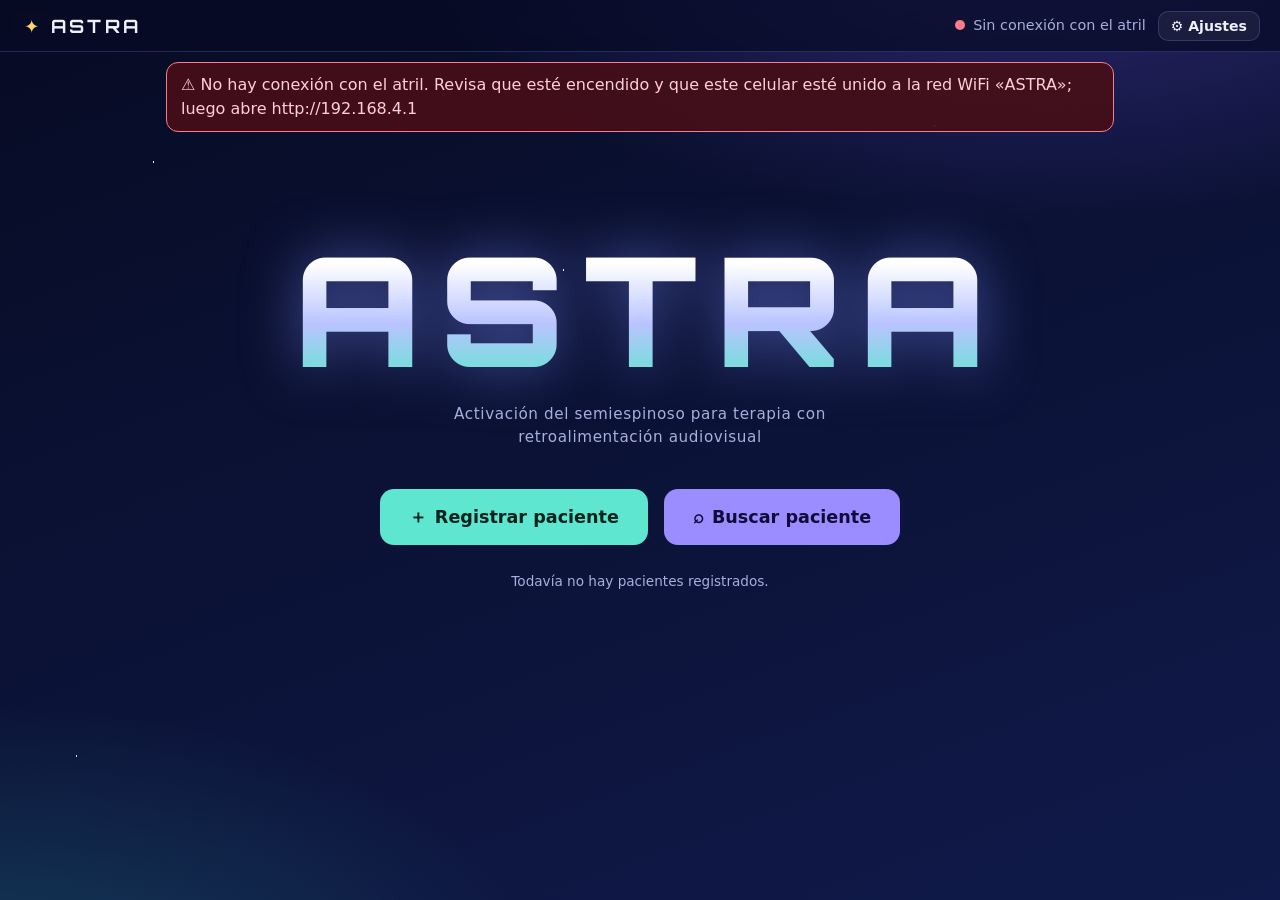
<file: index.html>
<!doctype html>
<html lang="es">
<head>
  <meta charset="utf-8">
  <meta name="viewport" content="width=device-width, initial-scale=1">
  <title>ASTRA</title>
  <link rel="icon" href="data:image/svg+xml,%3Csvg xmlns='http://www.w3.org/2000/svg' viewBox='0 0 32 32'%3E%3Crect width='32' height='32' rx='7' fill='%230b1030'/%3E%3Cpath d='M16 5l2.6 7.6L26 15l-7.4 2.4L16 25l-2.6-7.6L6 15l7.4-2.4z' fill='%23ffd76a'/%3E%3C/svg%3E">
  <link rel="stylesheet" href="css/style.css">
</head>
<body>
<header class="topbar">
  <button class="brand" id="btn-home" type="button" title="Inicio"><span class="brand-star">✦</span>ASTRA</button>
  <div class="topbar-right">
    <div class="sys" id="sys" role="status"><span class="dot" id="sys-dot"></span><span id="sys-text">Buscando el equipo…</span></div>
    <button class="btn small ghost" id="btn-settings" type="button">⚙ Ajustes</button>
  </div>
</header>
<div id="alarms" class="alarms" role="alert" aria-live="assertive"></div>

<main>
  <!-- ========== INICIO ========== -->
  <section id="view-home" class="view">
    <div class="hero">
      <h1 class="astra">ASTRA</h1>
      <p class="lema">Activación del semiespinoso para terapia con retroalimentación audiovisual</p>
      <div class="home-actions">
        <button class="btn big" id="go-register" type="button"><span class="ico">＋</span>Registrar paciente</button>
        <button class="btn big alt" id="go-patients" type="button"><span class="ico">⌕</span>Buscar paciente</button>
      </div>
      <p class="muted small-text" id="home-stats"></p>
    </div>
  </section>

  <!-- ========== REGISTRO ========== -->
  <section id="view-register" class="view" hidden>
    <form id="form-register" class="card form-card" autocomplete="off">
      <h2>Registrar paciente</h2>
      <p class="muted">Por confidencialidad no se guarda el nombre. El paciente se identifica con este ID:
        <b class="id-tag" id="reg-id">AST-0001</b></p>
      <div class="grid2">
        <label>Sexo *
          <select name="sexo" required><option value="">Selecciona…</option><option>Femenino</option><option>Masculino</option></select>
        </label>
        <label>Edad (años) *
          <input name="edadAnios" type="number" inputmode="numeric" min="0" max="25" step="1" required placeholder="años">
        </label>
        <label>Nivel funcional (GMFCS) *
          <select name="gmfcs" required>
            <option value="">Selecciona…</option>
            <option value="I">I · camina sin limitaciones</option><option value="II">II · camina con limitaciones</option>
            <option value="III">III · camina con ayuda manual</option><option value="IV">IV · movilidad propia limitada</option>
            <option value="V">V · transportado en silla de ruedas</option>
          </select>
        </label>
        <label>Diagnóstico (opcional)
          <select name="diagnostico">
            <option value="">—</option><option>Parálisis cerebral espástica</option><option>Parálisis cerebral discinética</option>
            <option>Parálisis cerebral atáxica</option><option>Parálisis cerebral mixta</option><option>Hipotonía</option><option>Otro / en estudio</option>
          </select>
        </label>
      </div>
      <div class="form-actions">
        <button class="btn ghost" type="button" data-nav="home">← Atrás</button>
        <button class="btn" type="submit">Guardar paciente</button>
      </div>
    </form>
  </section>

  <!-- ========== PACIENTES (buscar por ID) ========== -->
  <section id="view-patients" class="view" hidden>
    <div class="card">
      <div class="row-between">
        <h2>Pacientes</h2>
        <button class="btn ghost small" type="button" data-nav="home">← Inicio</button>
      </div>
      <div class="searchbox"><input id="search-input" placeholder="Buscar por ID (p. ej. AST-0003 o solo 3)" autocomplete="off"><span class="search-ico">⌕</span></div>
      <div class="table-wrap"><table class="lista">
        <thead><tr><th>ID</th><th>Sexo</th><th>Edad</th><th>GMFCS</th><th>Sesiones</th><th>Última sesión</th><th></th></tr></thead>
        <tbody id="pac-body"></tbody>
      </table></div>
      <p class="muted" id="pac-vacio" hidden>No hay pacientes con ese ID.</p>
    </div>
  </section>

  <!-- ========== EXPEDIENTE DEL PACIENTE ========== -->
  <section id="view-patient" class="view" hidden>
    <div class="card">
      <div class="row-between">
        <div><h2 class="id-grande" id="p-id">AST-0000</h2><p class="muted" id="p-datos"></p></div>
        <div class="form-actions">
          <button class="btn ghost small" type="button" data-nav="patients">← Pacientes</button>
          <button class="btn ghost small" id="btn-p-excel" type="button">⬇ Excel de todas las sesiones</button>
          <button class="btn" id="btn-p-start" type="button">▶ Iniciar terapia</button>
        </div>
      </div>
    </div>
    <div class="card">
      <h3>Resumen general</h3>
      <div class="kpis" id="p-resumen"></div>
      <p class="tendencia" id="p-tendencia"></p>
    </div>
    <div class="card">
      <div class="row-between">
        <h3>Progreso entre sesiones</h3>
        <label class="inline">Ver
          <select id="h-metric">
            <option value="pctArriba">% del tiempo con la cabeza erguida</option>
            <option value="caidasMin">Caídas de cabeza por minuto</option>
            <option value="caidaMasLargaS">Caída de cabeza más larga (s)</option>
            <option value="duracionMin">Duración de la terapia (min)</option>
          </select>
        </label>
      </div>
      <div class="chart-wrap"><canvas id="prog" class="prog"></canvas><div id="prog-tip" class="tip" hidden></div></div>
    </div>
    <div class="card">
      <h3>Sesiones</h3>
      <div class="table-wrap"><table>
        <thead><tr><th>Fecha</th><th>Fisioterapeuta</th><th>Duración</th><th>Umbral (mV)</th><th>Cabeza erguida</th><th>Cabeza caída</th><th>Caídas</th><th></th></tr></thead>
        <tbody id="h-body"></tbody>
      </table></div>
      <p class="muted" id="h-vacio" hidden>Todavía no hay sesiones registradas.</p>
    </div>
    <div class="card" id="ses-card" hidden>
      <div class="row-between"><h3 id="ses-titulo">Sesión</h3>
        <div class="form-actions"><button class="btn small ghost" id="ses-excel" type="button">⬇ Excel</button><button class="btn small ghost" id="ses-cerrar" type="button">Cerrar</button></div></div>
      <div class="kpis" id="ses-kpis"></div>
      <p id="ses-obs"></p>
      <p class="muted small-text" id="ses-txt"></p>
      <canvas id="ses-senal" class="rms"></canvas>
    </div>
    <div class="card">
      <h3><label for="h-notas">Notas del paciente</label></h3>
      <textarea id="h-notas" rows="3"></textarea>
      <div class="form-actions left"><button class="btn small" id="btn-h-notas" type="button">Guardar notas</button> <span class="muted small-text" id="h-notas-ok"></span></div>
    </div>
  </section>

  <!-- ========== ANTES DE COMENZAR ========== -->
  <section id="view-start" class="view" hidden>
    <div class="card form-card">
      <h2>Nueva sesión · <span class="id-tag" id="st-id"></span></h2>
      <label>Fisioterapeuta responsable *<input id="st-fisio" list="st-fisios" placeholder="Nombre de quien dirige la sesión" autocomplete="off"><datalist id="st-fisios"></datalist></label>
      <label>Sensibilidad de la detección
        <select id="st-sens">
          <option value="2">Normal (recomendada)</option>
          <option value="1">Más sensible: detecta caídas leves</option>
          <option value="3">Menos sensible: si hay espasmos o falsas alarmas</option>
        </select>
      </label>
      <ol class="pasos">
        <li>Coloca los electrodos y enciende el sensor y el atril.</li>
        <li>Acomoda al niño en la <b>postura de la terapia, con la cabeza arriba</b> (como la sostendrá) y tranquila. Que no hable ni ría durante la calibración.</li>
        <li>Pulsa <b>Comenzar</b>: ASTRA se calibra durante 10 segundos y la sesión empieza sola. Si el niño se movió mucho, usa <b>Volver a calibrar</b>.</li>
      </ol>
      <div class="estado-grande" id="st-estado"></div>
      <div class="form-actions">
        <button class="btn ghost" id="st-atras" type="button">← Atrás</button>
        <button class="btn big" id="st-comenzar" type="button">▶ Comenzar</button>
      </div>
    </div>
  </section>

  <!-- ========== TERAPIA EN CURSO ========== -->
  <section id="view-live" class="view" hidden>
    <div class="card vivo">
      <div class="row-between">
        <div><h2>ASTRA | Terapia en curso</h2><p class="muted" id="lv-paciente"></p></div>
        <span class="pill" id="lv-sistema">—</span>
      </div>
      <hr>
      <div class="vivo-top">
        <div><span class="muted">Estado</span><b class="postura" id="lv-postura">—</b>
          <label class="switch sw-esfuerzo" title="Deja el atril en modo de esfuerzo (premio) hasta que lo apagues"><input type="checkbox" id="sw-manual"><span class="sw"></span> Esfuerzo manual</label></div>
        <div><span class="muted">Tiempo de sesión</span><b class="reloj" id="lv-tiempo">00:00</b></div>
      </div>
      <div class="calibrando" id="lv-cal" hidden>
        <b id="lv-cal-titulo">Calibrando…</b>
        <span id="lv-cal-txt">Mantén la cabeza del niño arriba, en la postura de la terapia, y quieta.</span>
        <div class="bar"><div id="lv-cal-bar"></div></div>
      </div>
      <div class="row-between graf-cab">
        <div><h3>Señal EMG en tiempo real</h3>
          <p class="leyenda" title="Línea amarilla: RMS de ~100 ms, como en el Serial Plotter"><span class="linea-act"></span> activación (RMS)</p></div>
        <div class="graf-ctrl">
          <div class="zoom" role="group" aria-label="Zoom de la gráfica">
            <button class="btn small ghost" id="zoom-menos" type="button" aria-label="Alejar">−</button>
            <button class="btn small ghost" id="zoom-auto" type="button">Auto</button>
            <button class="btn small ghost" id="zoom-mas" type="button" aria-label="Acercar">+</button>
          </div>
          <label class="switch sw-rms" title="Oculta la onda verde y deja solo la línea amarilla (RMS)"><input type="checkbox" id="sw-solo-rms"><span class="sw"></span> Visualizar únicamente RMS</label>
        </div>
      </div>
      <p class="canal-tit"><b>Canal 1 · A0</b> <span id="lv-c1"></span></p>
      <canvas id="live" class="live"></canvas>
      <p class="canal-tit"><b>Canal 2 · A1</b> <span id="lv-c2"></span></p>
      <canvas id="live2" class="live"></canvas>
      <div class="vivo-kpis">
        <div class="kpi"><span>Episodios de esfuerzo</span><b id="lv-caidas">0</b></div>
      </div>
      <p class="pie" id="lv-pie"></p>
      <div class="form-actions">
        <div class="form-actions left">
          <button class="btn ghost" id="lv-pausa" type="button">❚❚ Pausar</button>
          <button class="btn ghost" id="lv-recal" type="button" title="Si el niño cambió de posición o se movieron los electrodos">↻ Recalibrar</button>
        </div>
        <button class="btn danger" id="lv-fin" type="button">■ Finalizar sesión</button>
      </div>
    </div>
  </section>

  <!-- ========== FIN DE LA SESIÓN ========== -->
  <section id="view-end" class="view" hidden>
    <div class="card form-card">
      <h2>Sesión terminada · <span class="id-tag" id="en-id"></span></h2>
      <p class="muted" id="en-sub"></p>
      <div class="kpis" id="en-kpis"></div>
      <label>Observaciones de la sesión (opcional)<textarea id="en-obs" rows="3" placeholder="p. ej. toleró bien, se distrajo al final, se cambió de posición…"></textarea></label>
      <div class="form-actions">
        <button class="btn ghost danger-text" id="en-descartar" type="button">Descartar</button>
        <div class="form-actions left">
          <button class="btn ghost" id="en-excel" type="button">⬇ Descargar Excel</button>
          <button class="btn big" id="en-guardar" type="button">Guardar sesión</button>
        </div>
      </div>
    </div>
  </section>
</main>

<!-- ========== AJUSTES ========== -->
<dialog id="dlg-settings">
  <form method="dialog">
    <h2>Ajustes</h2>
    <h3>Música del atril</h3>
    <p class="muted small-text" id="mus-estado"></p>
    <div class="grid2">
      <label>Canción de esfuerzo<select id="mus-arriba"></select></label>
      <label>Canción de reposo<select id="mus-abajo"></select></label>
    </div>
    <label>Volumen <b id="vol-val">—</b><input type="range" id="vol" min="0" max="30" step="1"></label>
    <label>Sensibilidad de la detección (se aplica al momento, sin volver a calibrar)
      <select id="aj-sens">
        <option value="2">Normal (recomendada)</option>
        <option value="1">Más sensible: detecta caídas leves</option>
        <option value="3">Menos sensible: si hay espasmos o falsas alarmas</option>
      </select>
    </label>
    <hr>
    <h3>Registros</h3>
    <p class="muted small-text" id="datos-estado"></p>
    <div class="form-actions left">
      <button class="btn ghost small" type="button" id="btn-backup">Descargar respaldo</button>
      <button class="btn ghost small" type="button" id="btn-restore">Importar respaldo…</button>
      <input type="file" id="file-restore" accept=".json,application/json" hidden>
    </div>
    <hr>
    <details id="diag-box">
      <summary>Diagnóstico de la conexión</summary>
      <dl class="diag" id="diag"></dl>
      <p class="muted small-text">Para comparar el ruido: apaga la señal en vivo unos segundos y mira si baja «Ruido sin transmitir» en el Serial Plotter o la pantalla.</p>
      <button class="btn ghost small" type="button" id="btn-senal">Apagar la señal en vivo</button>
    </details>
    <hr>
    <div class="form-actions">
      <button class="btn ghost small" type="button" id="btn-sim">Modo demostración (sin equipo)</button>
      <button class="btn" value="cancel" type="submit">Listo</button>
    </div>
  </form>
</dialog>

<div id="toast" class="toast" hidden></div>

<script src="js/dsp.js"></script>
<script src="js/sources.js"></script>
<script src="js/atril.js"></script>
<script src="js/storage.js"></script>
<script src="js/charts.js"></script>
<script src="js/excel.js"></script>
<script src="js/app.js"></script>
</body>
</html>
</file>
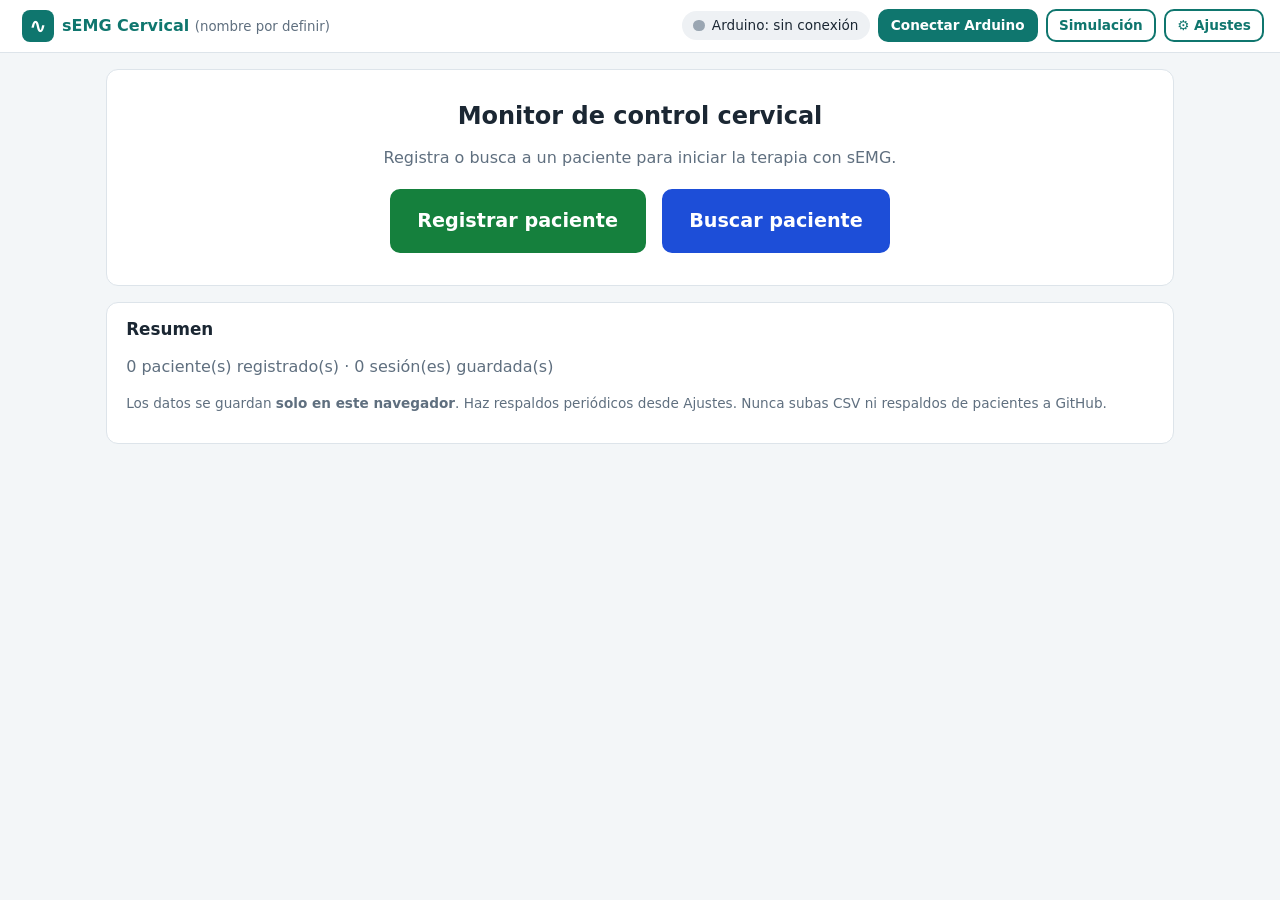
<file: anterior/index.html>
<!doctype html>
<html lang="es">
<head>
  <meta charset="utf-8">
  <meta name="viewport" content="width=device-width, initial-scale=1">
  <title>sEMG Cervical – Monitor de terapia</title>
  <link rel="icon" href="data:image/svg+xml,%3Csvg xmlns='http://www.w3.org/2000/svg' viewBox='0 0 32 32'%3E%3Crect width='32' height='32' rx='7' fill='%230f766e'/%3E%3Cpath d='M3 17h6l3-9 5 16 3-7h9' stroke='%23fff' stroke-width='2.5' fill='none'/%3E%3C/svg%3E">
  <link rel="stylesheet" href="css/style.css">
</head>
<body>
<header class="topbar">
  <button class="brand" id="btn-home" type="button">
    <span class="logo">∿</span><span>sEMG Cervical <small>(nombre por definir)</small></span>
  </button>
  <div class="topbar-right">
    <div class="chip" id="conn-chip" title="Estado de la conexión con el Arduino">
      <span class="dot" id="conn-dot"></span><span id="conn-text">Arduino: sin conexión</span>
    </div>
    <button class="btn small" id="btn-connect" type="button">Conectar Arduino</button>
    <button class="btn small ghost" id="btn-sim" type="button">Simulación</button>
    <select class="btn small ghost" id="sim-fault" hidden title="Probar alarmas">
      <option value="">Simular falla…</option><option value="disconnect">Electrodo desconectado</option><option value="flat">Señal plana</option>
      <option value="noise60">Ruido 60 Hz</option><option value="nodata">Cable USB sin datos</option>
    </select>
    <button class="btn small ghost" id="btn-settings" type="button">⚙ Ajustes</button>
  </div>
</header>

<div id="alarms" class="alarms" role="alert" aria-live="assertive"></div>

<main>
  <!-- ========== INICIO ========== -->
  <section id="view-home" class="view">
    <div class="card hero">
      <h1>Monitor de control cervical</h1>
      <p class="muted">Registra o busca a un paciente para iniciar la terapia con sEMG.</p>
      <div class="home-actions">
        <button class="btn big green" id="go-register" type="button">Registrar paciente</button>
        <button class="btn big blue" id="go-search" type="button">Buscar paciente</button>
      </div>
    </div>
    <div class="card">
      <h3>Resumen</h3>
      <p id="home-stats" class="muted"></p>
      <p class="muted small-text">Los datos se guardan <b>solo en este navegador</b>. Haz respaldos periódicos desde Ajustes.
        Nunca subas CSV ni respaldos de pacientes a GitHub.</p>
    </div>
  </section>

  <!-- ========== REGISTRO ========== -->
  <section id="view-register" class="view" hidden>
    <form id="form-register" class="card form-card green-border" autocomplete="off">
      <h2>Registrar paciente</h2>
      <div class="grid2">
        <label>Nombre(s) *<input name="nombres" required></label>
        <label>Apellidos *<input name="apellidos" required></label>
        <label>Fecha de nacimiento *<input name="nacimiento" type="date" required></label>
        <label>Nivel GMFCS *
          <select name="gmfcs" required>
            <option value="">Selecciona…</option>
            <option>I</option><option>II</option><option>III</option><option>IV</option><option>V</option>
          </select>
        </label>
      </div>
      <details class="more">
        <summary>Datos clínicos opcionales (recomendados)</summary>
        <div class="grid2">
          <label>ID / expediente<input name="expediente"></label>
          <label>Sexo
            <select name="sexo"><option value="">—</option><option>Femenino</option><option>Masculino</option><option>Otro</option></select>
          </label>
          <label>Diagnóstico / tipo de PC
            <select name="diagnostico">
              <option value="">—</option><option>PC espástica</option><option>PC discinética</option>
              <option>PC atáxica</option><option>PC mixta</option><option>Otro / en estudio</option>
            </select>
          </label>
          <label>Edad gestacional al nacer (semanas)<input name="gestacion" type="number" min="22" max="44"></label>
          <label>Tutor / contacto<input name="contacto"></label>
          <label>Medicación / toxina botulínica / cirugías<input name="medicacion"></label>
        </div>
        <label>Notas<textarea name="notas" rows="2"></textarea></label>
        <label class="check"><input type="checkbox" name="consentimiento"> Consentimiento informado firmado por el tutor</label>
      </details>
      <div class="form-actions">
        <button class="btn ghost" type="button" data-nav="home">← Atrás</button>
        <button class="btn green" type="submit">Guardar</button>
      </div>
    </form>
  </section>

  <!-- ========== BUSCAR ========== -->
  <section id="view-search" class="view" hidden>
    <div class="card form-card blue-border">
      <h2>Buscar paciente</h2>
      <div class="search-layout">
        <div class="search-col">
          <div class="searchbox">
            <input id="search-input" placeholder="Nombre completo…" autocomplete="off">
            <span class="search-ico">🔍</span>
          </div>
          <ul id="suggestions" class="suggestions"></ul>
        </div>
        <div class="data-col card inner" id="patient-data">
          <h3>Datos</h3>
          <p class="muted" id="pd-empty">Selecciona un paciente de la lista.</p>
          <dl id="pd-body" hidden></dl>
        </div>
      </div>
      <div class="form-actions">
        <button class="btn ghost" type="button" data-nav="home">← Atrás</button>
        <button class="btn ghost" id="btn-history" type="button" disabled>Ver historial</button>
        <button class="btn blue" id="btn-start-therapy" type="button" disabled>Iniciar terapia</button>
      </div>
    </div>
  </section>

  <!-- ========== SESIÓN ========== -->
  <section id="view-session" class="view" hidden>
    <div class="session-head card">
      <div>
        <h2 id="s-name">—</h2>
        <p class="muted" id="s-dob">—</p>
      </div>
      <div class="timer"><span class="muted">Tiempo de sesión</span><b id="s-time">00:00</b></div>
    </div>

    <!-- Calibración -->
    <div class="card" id="cal-card">
      <h3>Calibración</h3>
      <div id="cal-intro">
        <div class="grid3 session-meta">
          <label>Músculo / lado de los electrodos<input id="m-electrodo" placeholder="p. ej. extensores cervicales, bilateral"></label>
          <label>Posición del niño<input id="m-posicion" placeholder="p. ej. prono sobre cuña"></label>
          <label>Fisioterapeuta<input id="m-fisio"></label>
        </div>
        <label>Notas de la sesión<input id="m-notas"></label>
        <p class="muted small-text" id="cal-plan"></p>
        <div class="form-actions left">
          <button class="btn primary" id="btn-cal-start" type="button">Iniciar calibración</button>
          <button class="btn ghost" id="btn-cal-reuse" type="button" hidden>Usar calibración de la última sesión</button>
        </div>
      </div>

      <div id="cal-progress" hidden>
        <ol class="stepper">
          <li id="st-rest"><b>1 · Reposo</b><span class="st-time"></span></li>
          <li id="st-passive"><b>2 · Pasiva</b><span class="st-time"></span></li>
          <li id="st-active"><b>3 · Activa</b><span class="st-time"></span></li>
        </ol>
        <div class="cue" id="cue">
          <div class="cue-title" id="cue-title">—</div>
          <div class="cue-text" id="cue-text"></div>
          <div class="cue-count" id="cue-count"></div>
        </div>
        <div class="bar"><div id="cal-bar"></div></div>
        <div class="form-actions left"><button class="btn ghost" id="btn-cal-cancel" type="button">Cancelar calibración</button></div>
      </div>

      <div id="cal-result" hidden>
        <p><b>Calibración lista.</b> <span class="muted" id="cal-result-date"></span></p>
        <div class="cal-grid" id="cal-values"></div>
        <ul class="warnings" id="cal-warnings"></ul>
        <div class="form-actions left">
          <button class="btn primary" id="btn-run-start" type="button">▶ Comenzar monitoreo</button>
          <button class="btn ghost" id="btn-cal-redo" type="button">Repetir calibración</button>
        </div>
      </div>

      <div id="cal-compact" hidden class="muted small-text"></div>
    </div>

    <!-- Gráfica en vivo -->
    <div class="card">
      <div class="row-between">
        <h3>Señal EMG (tiempo real)</h3>
        <div class="legend">
          <span><i class="sw sw-signal"></i>EMG filtrada</span>
          <span><i class="sw sw-env"></i>Envolvente</span>
          <span><i class="sw sw-thr"></i>Umbral</span>
          <span><i class="sw sw-valid"></i>Activación válida</span>
          <label class="inline">Ventana
            <select id="win-sel"><option value="10">10 s</option><option value="15" selected>15 s</option><option value="30">30 s</option><option value="60">60 s</option></select>
          </label>
        </div>
      </div>
      <canvas id="live" class="live"></canvas>
      <div class="gauge-row"><span class="muted">Activación ahora</span>
        <div class="gauge"><div id="gauge-fill"></div><div id="gauge-mark"></div></div>
        <b id="gauge-val">—</b></div>
    </div>

    <!-- Métricas -->
    <div class="kpis">
      <div class="kpi"><span>Activaciones cervicales válidas</span><b id="k-count">0</b><small id="k-disc"></small></div>
      <div class="kpi"><span>Tiempo activo válido total</span><b id="k-active">0.0 s</b><small id="k-pct"></small></div>
      <div class="kpi"><span>Contracción más larga</span><b id="k-max">0.0 s</b><small id="k-cur"></small></div>
      <div class="kpi"><span>RMS normalizado (media)</span><b id="k-rms">—</b><small>% de la contracción de referencia</small></div>
      <div class="kpi"><span>Tiempo total de sesión</span><b id="k-time">00:00</b><small id="k-cal"></small></div>
    </div>

    <!-- Tabla -->
    <div class="card">
      <div class="row-between">
        <h3>Activaciones</h3>
        <label class="inline"><input type="checkbox" id="tech-toggle"> Mostrar valores técnicos (RMS, MAV)</label>
      </div>
      <div class="table-wrap">
        <table id="act-table">
          <thead><tr>
            <th>Activación</th><th>Inicio</th><th>Duración (s)</th><th>RMS norm. (%)</th>
            <th class="tech">RMS (mV)</th><th class="tech">MAV (mV)</th>
          </tr></thead>
          <tbody id="act-body"><tr><td colspan="6" class="muted">Sin activaciones todavía.</td></tr></tbody>
        </table>
      </div>
    </div>

    <div class="form-actions bottom">
      <button class="btn ghost" id="btn-csv" type="button">Guardar datos en CSV</button>
      <button class="btn danger" id="btn-finish" type="button">Finalizar terapia</button>
    </div>
  </section>

  <!-- ========== HISTORIAL ========== -->
  <section id="view-history" class="view" hidden>
    <div class="card">
      <div class="row-between">
        <div><h2 id="h-name">—</h2><p class="muted" id="h-sub"></p></div>
        <div class="form-actions left">
          <button class="btn ghost" id="btn-hist-csv" type="button">Exportar historial CSV</button>
          <button class="btn ghost" data-nav="search" type="button">← Pacientes</button>
        </div>
      </div>
    </div>
    <div class="card">
      <div class="row-between">
        <h3>Progreso entre sesiones</h3>
        <label class="inline">Métrica
          <select id="h-metric">
            <option value="pctActivo">% del tiempo con cabeza arriba</option>
            <option value="maxContrS">Contracción más larga (s)</option>
            <option value="medContrS">Duración media de contracción (s)</option>
            <option value="activaciones">N.º de activaciones válidas</option>
            <option value="tiempoActivoS">Tiempo activo válido total (s)</option>
            <option value="rmsNormMedio">RMS normalizado medio (%)</option>
          </select>
        </label>
      </div>
      <div class="chart-wrap"><canvas id="prog" class="prog"></canvas><div id="prog-tip" class="tip" hidden></div></div>
      <p id="h-summary" class="summary"></p>
      <p class="muted small-text">Línea punteada = tendencia. El % de tiempo y la contracción más larga son las más comparables entre sesiones
        de distinta duración. Ten en cuenta que la colocación de electrodos y la calibración cambian de una sesión a otra.</p>
    </div>
    <div class="card">
      <h3>Sesiones</h3>
      <div class="table-wrap"><table>
        <thead><tr><th>Fecha</th><th>Duración</th><th>Activ.</th><th>T. activo (s)</th><th>% activo</th><th>Máx (s)</th><th>RMS norm. (%)</th><th></th></tr></thead>
        <tbody id="h-body"></tbody>
      </table></div>
    </div>
  </section>
</main>

<!-- ========== AJUSTES ========== -->
<dialog id="dlg-settings">
  <form method="dialog" id="form-settings">
    <h2>Ajustes</h2>
    <div id="settings-fields" class="grid3"></div>
    <hr>
    <h3>Datos</h3>
    <div class="form-actions left">
      <button class="btn ghost" type="button" id="btn-backup">Descargar respaldo (JSON)</button>
      <button class="btn ghost" type="button" id="btn-restore">Importar respaldo…</button>
      <input type="file" id="file-restore" accept=".json" hidden>
    </div>
    <div class="form-actions">
      <button class="btn ghost" value="cancel" type="submit">Cancelar</button>
      <button class="btn primary" id="btn-save-settings" type="button">Guardar</button>
    </div>
  </form>
</dialog>

<div id="toast" class="toast" hidden></div>

<script src="js/dsp.js"></script>
<script src="js/calibration.js"></script>
<script src="js/sources.js"></script>
<script src="js/storage.js"></script>
<script src="js/charts.js"></script>
<script src="js/app.js"></script>
</body>
</html>
</file>
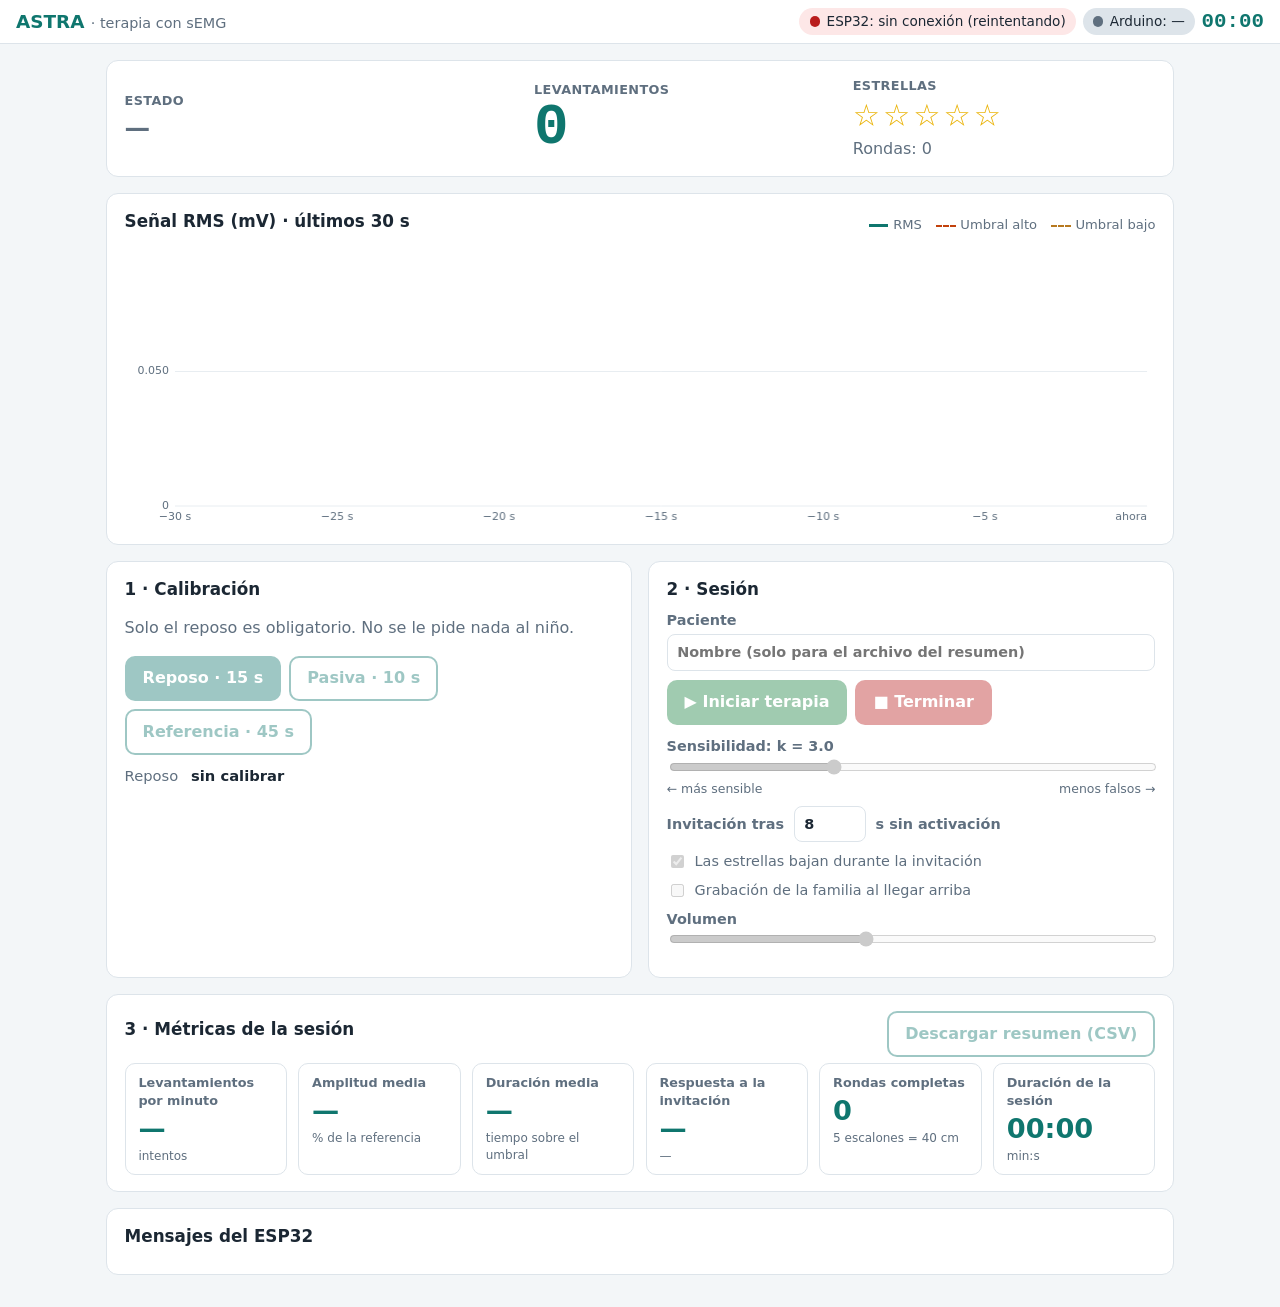
<file: esp32/astra/pagina.html>
<!doctype html>
<!--
  ASTRA · página de la terapia. La sirve el ESP32 en http://192.168.4.1
  Regla: la página SOLO muestra datos y manda botones. No calcula nada:
  el conteo, los umbrales, las métricas y el CSV los hace el ESP32.
  Si la página se cierra, la terapia sigue.

  Para trabajar sin el ESP32 (datos simulados, nunca en la demo):
    abre este archivo en el navegador y agrega ?sim al final de la dirección:
    file:///.../pagina.html?sim
  Conectada a otro ESP32 (o a un simulador):  pagina.html?esp=192.168.4.1

  IMPORTANTE: después de cambiar este archivo, regenera pagina.h:
    python herramientas/html_a_h.py
-->
<html lang="es">
<head>
<meta charset="utf-8">
<meta name="viewport" content="width=device-width, initial-scale=1">
<title>ASTRA · Terapia</title>
<link rel="icon" href="data:,">
<style>
:root {
  --fondo: #f3f6f8; --tarjeta: #fff; --texto: #1b2733; --suave: #5f6f7f; --linea: #dde4ea; --rejilla: #e8edf1;
  --primario: #0f766e; --rms: #0f766e; --alto: #c2410c; --bajo: #b7791f;
  --ok: #15803d; --ok-f: #e4f4ea; --mal: #b91c1c; --mal-f: #fde7e7; --aviso: #b45309; --aviso-f: #fdf0dc; --info: #1d4ed8; --info-f: #e3ebfd;
}
@media (prefers-color-scheme: dark) {
  :root:not([data-theme="light"]) {
    --fondo: #0f172a; --tarjeta: #1a2436; --texto: #e2e8f0; --suave: #94a3b8; --linea: #2c3a50; --rejilla: #243247;
    --primario: #2dd4bf; --rms: #2dd4bf; --alto: #fb923c; --bajo: #facc15;
    --ok: #4ade80; --ok-f: #12301f; --mal: #f87171; --mal-f: #3a1717; --aviso: #fbbf24; --aviso-f: #3a2c10; --info: #93b4ff; --info-f: #1b2850;
  }
}
* { box-sizing: border-box; }
body { margin: 0; font: 16px/1.4 system-ui, -apple-system, "Segoe UI", Roboto, sans-serif; background: var(--fondo); color: var(--texto); }
h2 { font-size: 1.05rem; margin: 0 0 .5rem; }
[hidden] { display: none !important; }
.suave { color: var(--suave); }
.sim { background: #7c2d12; color: #fff; text-align: center; font-weight: 700; padding: .35rem 1rem; }
header { position: sticky; top: 0; z-index: 5; display: flex; flex-wrap: wrap; gap: .5rem; align-items: center;
  justify-content: space-between; padding: .5rem 1rem; background: var(--tarjeta); border-bottom: 1px solid var(--linea); }
.marca { font-size: 1.15rem; color: var(--primario); } .marca span { color: var(--suave); font-weight: 400; font-size: .9rem; }
.chips { display: flex; flex-wrap: wrap; gap: .4rem; align-items: center; }
.chip { display: inline-flex; align-items: center; gap: .4rem; padding: .25rem .65rem; border-radius: 99px; background: var(--linea); font-size: .85rem; }
.chip i { width: .65rem; height: .65rem; border-radius: 50%; background: var(--suave); }
.chip.ok { background: var(--ok-f); } .chip.ok i { background: var(--ok); }
.chip.mal { background: var(--mal-f); } .chip.mal i { background: var(--mal); }
.chip.aviso { background: var(--aviso-f); } .chip.aviso i { background: var(--aviso); }
.reloj { font: 700 1.3rem ui-monospace, Menlo, Consolas, monospace; color: var(--primario); min-width: 4.5ch; text-align: right; }
main { max-width: 1100px; margin: 0 auto; padding: 1rem; }
.tarjeta { background: var(--tarjeta); border: 1px solid var(--linea); border-radius: 12px; padding: 1rem 1.1rem; margin-bottom: 1rem; }
.fila { display: flex; flex-wrap: wrap; gap: .5rem 1rem; align-items: center; justify-content: space-between; margin-bottom: .4rem; }
.estado-grande { display: grid; grid-template-columns: 1.3fr 1fr 1fr; gap: 1rem; align-items: center; }
.etq { font-size: .8rem; font-weight: 600; color: var(--suave); text-transform: uppercase; letter-spacing: .03em; }
.estado { font-size: 1.6rem; font-weight: 800; }
.estado.ok { color: var(--ok); } .estado.mal { color: var(--mal); } .estado.aviso { color: var(--aviso); }
.estado.info { color: var(--info); } .estado.suave { color: var(--suave); }
.num { font: 800 3.6rem/1 ui-monospace, Menlo, Consolas, monospace; color: var(--primario); font-variant-numeric: tabular-nums; }
.nivel { font-size: 1.9rem; letter-spacing: .1em; color: #eab308; white-space: nowrap; }
.leyenda { display: flex; gap: .9rem; flex-wrap: wrap; font-size: .82rem; color: var(--suave); }
.leyenda i { display: inline-block; width: 1.2rem; height: 0; margin-right: .3rem; vertical-align: middle; border-top: 3px solid var(--rms); }
.leyenda .l-alto { border-top: 2px dashed var(--alto); } .leyenda .l-bajo { border-top: 2px dashed var(--bajo); }
canvas { display: block; width: 100%; height: 280px; }
.columnas { display: grid; grid-template-columns: 1fr 1fr; gap: 0 1rem; }
.botones { display: flex; flex-wrap: wrap; gap: .5rem; margin: .5rem 0 .7rem; }
button { font: inherit; font-weight: 600; padding: .6rem 1rem; border-radius: 10px; border: 2px solid var(--primario);
  background: var(--primario); color: #fff; cursor: pointer; }
button:disabled { opacity: .4; cursor: not-allowed; }
button.sec { background: transparent; color: var(--primario); }
button.ok { background: var(--ok); border-color: var(--ok); } button.mal { background: var(--mal); border-color: var(--mal); }
button.aviso { background: var(--aviso); border-color: var(--aviso); }
@media (prefers-color-scheme: dark) { button:not(.sec) { color: #0f172a; } }
label { display: block; font-size: .9rem; font-weight: 600; color: var(--suave); margin: .55rem 0; }
label.check { display: flex; gap: .5rem; align-items: center; font-weight: 500; }
input[type=text], input[type=number], input:not([type]) { font: inherit; color: var(--texto); background: var(--tarjeta);
  border: 1px solid var(--linea); border-radius: 8px; padding: .45rem .6rem; }
input:not([type]) { display: block; width: 100%; margin-top: .25rem; }
input[type=number] { width: 4.5rem; margin: 0 .3rem; }
input[type=range] { width: 100%; accent-color: var(--primario); }
.rango { display: flex; justify-content: space-between; font-size: .78rem; font-weight: 400; }
.barra { height: 10px; background: var(--linea); border-radius: 6px; overflow: hidden; margin-bottom: .6rem; }
.barra div { height: 100%; width: 0; background: var(--aviso); transition: width .3s; }
.datos { display: grid; grid-template-columns: auto 1fr; gap: .2rem .8rem; margin: 0; font-size: .92rem; }
.datos dt { color: var(--suave); } .datos dd { margin: 0; font-weight: 600; font-variant-numeric: tabular-nums; }
.kpis { display: grid; grid-template-columns: repeat(auto-fit, minmax(160px, 1fr)); gap: .7rem; }
.kpis div { border: 1px solid var(--linea); border-radius: 10px; padding: .6rem .8rem; display: flex; flex-direction: column; }
.kpis span { font-size: .8rem; color: var(--suave); font-weight: 600; }
.kpis b { font-size: 1.7rem; color: var(--primario); font-variant-numeric: tabular-nums; }
.kpis small { color: var(--suave); font-size: .75rem; }
.mensajes { list-style: none; margin: 0; padding: 0; font-size: .9rem; }
.mensajes li { padding: .3rem 0; border-bottom: 1px solid var(--linea); }
.mensajes li:first-child { font-weight: 600; }
.diag { font-size: .8rem; margin: .6rem 0 0; }
@media (max-width: 760px) {
  main { padding: .6rem; }
  .estado-grande, .columnas { grid-template-columns: 1fr; }
  .estado-grande { gap: .4rem; }
  .num { font-size: 3rem; }
  canvas { height: 220px; }
}
</style>
</head>
<body>
<div id="avisoSim" class="sim" hidden>MODO SIMULADO · datos falsos para probar la página · no usar en la demo</div>
<header>
  <b class="marca">ASTRA <span>· terapia con sEMG</span></b>
  <div class="chips">
    <span class="chip" id="chipWs"><i></i><span>ESP32: conectando…</span></span>
    <span class="chip" id="chipSenal"><i></i><span>Arduino: —</span></span>
    <span class="reloj" id="reloj" title="Tiempo de terapia">00:00</span>
  </div>
</header>
<main>
  <section class="tarjeta estado-grande">
    <div><div class="etq">Estado</div><div class="estado suave" id="estado">—</div></div>
    <div><div class="etq">Levantamientos</div><div class="num" id="n">0</div></div>
    <div><div class="etq">Estrellas</div><div class="nivel" id="nivel">☆☆☆☆☆</div><div class="suave" id="rondas">Rondas: 0</div></div>
  </section>

  <section class="tarjeta">
    <div class="fila">
      <h2>Señal RMS (mV) · últimos 30 s</h2>
      <div class="leyenda"><span><i></i>RMS</span><span><i class="l-alto"></i>Umbral alto</span><span><i class="l-bajo"></i>Umbral bajo</span></div>
    </div>
    <canvas id="grafica"></canvas>
  </section>

  <div class="columnas">
    <section class="tarjeta">
      <h2>1 · Calibración</h2>
      <p class="suave">Solo el reposo es obligatorio. No se le pide nada al niño.</p>
      <div class="botones">
        <button id="bReposo" data-cmd>Reposo · 15 s</button>
        <button id="bPasiva" class="sec" data-cmd>Pasiva · 10 s</button>
        <button id="bRef" class="sec" data-cmd>Referencia · 45 s</button>
        <button id="bCancelar" class="sec" data-cmd hidden>Cancelar</button>
      </div>
      <div class="barra" id="barraCal" hidden><div></div></div>
      <dl class="datos" id="datosCal"><dt>Reposo</dt><dd>sin calibrar</dd></dl>
    </section>

    <section class="tarjeta">
      <h2>2 · Sesión</h2>
      <label>Paciente <input id="paciente" placeholder="Nombre (solo para el archivo del resumen)" autocomplete="off"></label>
      <div class="botones">
        <button id="bIniciar" class="ok" data-cmd>▶ Iniciar terapia</button>
        <button id="bTerminar" class="mal" data-cmd>■ Terminar</button>
        <button id="bReanudar" class="aviso" data-cmd hidden>Reanudar tras el paro</button>
      </div>
      <label>Sensibilidad: k = <b id="kVal">3.0</b>
        <input type="range" id="k" min="1.5" max="6" step="0.5" value="3" data-cmd>
        <span class="rango"><span>← más sensible</span><span>menos falsos →</span></span></label>
      <label>Invitación tras <input type="number" id="inv" min="3" max="120" step="1" value="8" data-cmd> s sin activación</label>
      <label class="check"><input type="checkbox" id="bajar" checked data-cmd> Las estrellas bajan durante la invitación</label>
      <label class="check"><input type="checkbox" id="familia" data-cmd> Grabación de la familia al llegar arriba</label>
      <label>Volumen <input type="range" id="vol" min="0" max="30" step="1" value="12" data-cmd></label>
    </section>
  </div>

  <section class="tarjeta">
    <div class="fila">
      <h2>3 · Métricas de la sesión</h2>
      <button id="bCsv" class="sec" data-cmd>Descargar resumen (CSV)</button>
    </div>
    <div class="kpis">
      <div><span>Levantamientos por minuto</span><b id="mLpm">—</b><small>intentos</small></div>
      <div><span>Amplitud media</span><b id="mAmp">—</b><small>% de la referencia</small></div>
      <div><span>Duración media</span><b id="mDur">—</b><small>tiempo sobre el umbral</small></div>
      <div><span>Respuesta a la invitación</span><b id="mResp">—</b><small id="mInv">—</small></div>
      <div><span>Rondas completas</span><b id="mRondas">0</b><small>5 escalones = 40 cm</small></div>
      <div><span>Duración de la sesión</span><b id="mT">00:00</b><small>min:s</small></div>
    </div>
  </section>

  <section class="tarjeta">
    <h2>Mensajes del ESP32</h2>
    <ul id="mensajes" class="mensajes"></ul>
    <p class="suave diag" id="diag"></p>
  </section>
</main>
<script>
'use strict';
const $ = id => document.getElementById(id);
const P = new URLSearchParams(location.search);
const LOCAL = location.protocol === 'file:' || /^(localhost|127\.0\.0\.1|\[::1\])$/.test(location.hostname);
const SIM = LOCAL && P.has('sim');                     // datos simulados: solo fuera del ESP32
const HOST = LOCAL ? (P.get('esp') || '192.168.4.1') : location.host;
const BASE = LOCAL ? 'http://' + HOST : '';
const N = 600;                                         // 30 s a 20 muestras/s
const serie = { rms: new Float32Array(N).fill(NaN), alto: new Float32Array(N).fill(NaN), bajo: new Float32Array(N).fill(NaN) };
let pos = 0, sucio = true, ymax = 0.1;
let ws = null, espera = 1000, ultimoMsg = 0, conectado = false, modoPrevio = '', descargarAlTerminar = false;

const ESTADOS = {
  ESPERA: ['En espera', 'suave'], CAL_REPOSO: ['Calibrando: reposo', 'aviso'], CAL_PASIVA: ['Calibrando: pasiva', 'aviso'],
  CAL_REF: ['Calibrando: referencia', 'aviso'], BASAL: ['Basal', 'suave'], ACTIVO: ['¡Levantamiento!', 'ok'],
  INVITACION: ['Invitación', 'info'], CELEBRA: ['¡Ronda completa!', 'ok'], SIN_SENAL: ['Sin señal del Arduino', 'mal'],
  PARO: ['PARO de emergencia', 'mal']
};
const dos = n => String(n).padStart(2, '0');
const reloj = s => dos(Math.floor(s / 60)) + ':' + dos(Math.floor(s % 60));
function poner(id, v) { const el = $(id); v = String(v); if (el.textContent !== v) el.textContent = v; }
function chip(id, clase, txt) { const c = $(id); c.className = 'chip ' + clase; c.lastElementChild.textContent = txt; }
function sync(id, v) { const el = $(id); if (document.activeElement !== el && String(el.value) !== String(v)) el.value = v; }
function syncCheck(id, v) { const el = $(id); if (document.activeElement !== el) el.checked = !!v; }

// ---------------- Conexión con el ESP32 (WebSocket) ----------------
function conectar() {
  if (SIM) { $('avisoSim').hidden = false; conectado = true; chip('chipWs', 'aviso', 'Simulación'); Sim.iniciar(recibir); return; }
  chip('chipWs', 'aviso', 'ESP32: conectando…');
  try { ws = new WebSocket('ws://' + HOST + '/ws'); } catch (e) { reintentar(); return; }
  ws.onopen = () => { espera = 1000; conectado = true; ultimoMsg = Date.now(); chip('chipWs', 'ok', 'ESP32: conectado'); };
  ws.onmessage = e => recibir(e.data);
  ws.onclose = () => { ws = null; desconectado(); reintentar(); };
  ws.onerror = () => { try { ws.close(); } catch (e) { /* ya cerrado */ } };
}
function reintentar() { setTimeout(conectar, espera); espera = Math.min(espera * 2, 5000); }
function desconectado() {
  conectado = false;
  chip('chipWs', 'mal', 'ESP32: sin conexión (reintentando)');
  chip('chipSenal', '', 'Arduino: —');
  document.querySelectorAll('[data-cmd]').forEach(b => { b.disabled = true; });
}
function enviar(obj) {
  if (SIM) return Sim.comando(obj);
  if (ws && ws.readyState === 1) ws.send(JSON.stringify(obj));
  else mensaje('Sin conexión con el ESP32: no se envió la orden.');
}
setInterval(() => {                                     // conexión "colgada": el ESP32 manda algo cada segundo
  if (!SIM && ws && ws.readyState === 1 && Date.now() - ultimoMsg > 4000) ws.close();
}, 1000);

function recibir(txt) {
  ultimoMsg = Date.now();
  let m;
  try { m = JSON.parse(txt); } catch (e) { return; }
  if (m.tipo === 'info') pintarInfo(m);
  else if (m.tipo === 'msg') mensaje(m.txt);
  else if ('rms' in m) dato(m);
}

// ---------------- Datos (cada 50 ms) ----------------
function dato(m) {
  serie.rms[pos] = m.rms == null ? NaN : m.rms;
  serie.alto[pos] = m.alto > 0 ? m.alto : NaN;
  serie.bajo[pos] = m.bajo > 0 ? m.bajo : NaN;
  pos = (pos + 1) % N;
  sucio = true;
  const e = ESTADOS[m.estado] || [m.estado, 'suave'];
  poner('estado', e[0]);
  const clase = 'estado ' + e[1];
  if ($('estado').className !== clase) $('estado').className = clase;
  poner('n', m.n);
  poner('nivel', '★'.repeat(m.nivel) + '☆'.repeat(Math.max(0, 5 - m.nivel)));
  poner('reloj', reloj(m.t));
}

// ---------------- Estado completo y métricas (cada segundo) ----------------
function pintarInfo(m) {
  chip('chipSenal', m.senal ? 'ok' : 'mal', m.senal ? 'Arduino: ' + m.lps + ' líneas/s' : 'Arduino: SIN SEÑAL');
  const espera = m.modo === 'ESPERA', cal = m.modo.indexOf('CAL_') === 0, ses = m.modo === 'SESION', paro = m.modo === 'PARO';
  document.querySelectorAll('[data-cmd]').forEach(b => { b.disabled = false; });
  $('bReposo').disabled = !espera || !m.senal;
  $('bPasiva').disabled = $('bRef').disabled = !espera || !m.senal || !m.cal;
  $('bCancelar').hidden = !cal;
  $('bIniciar').disabled = !espera || !m.senal || !m.cal;
  $('bTerminar').disabled = !(ses || paro);
  $('bReanudar').hidden = !paro;
  $('bCsv').disabled = !m.csv;
  $('barraCal').hidden = !cal;
  if (cal && m.calTotal) $('barraCal').firstElementChild.style.width = (100 * (m.calTotal - m.calRestan) / m.calTotal) + '%';

  const f = v => v.toFixed(4);
  const filas = m.cal ? [
    ['Reposo', 'media ' + f(m.media) + ' · SD ' + f(m.sd) + ' (variación ' + m.cv + ' %)'],
    ['Umbral alto / bajo', f(m.alto) + ' / ' + f(m.bajo) + '  (k = ' + m.k.toFixed(1) + ')'],
    ['Pasiva', m.pasiva ? 'hecha · piso ' + f(m.piso) : 'no se hizo (opcional)'],
    ['Referencia 100 %', m.ref > 0 ? f(m.ref) + (m.refFuente === 'calibracion' ? ' (calibración)' : ' (máximo de la sesión)') : '— (opcional)']
  ] : [['Reposo', 'sin calibrar: pulsa «Reposo · 15 s»']];
  if (cal) filas.unshift(['Calibrando', 'faltan ' + m.calRestan + ' s']);
  const html = filas.map(r => '<dt>' + r[0] + '</dt><dd>' + r[1] + '</dd>').join('');
  if ($('datosCal').innerHTML !== html) $('datosCal').innerHTML = html;

  sync('k', m.k); if (document.activeElement !== $('k')) poner('kVal', m.k.toFixed(1));
  sync('inv', m.inv); syncCheck('bajar', m.bajar); syncCheck('familia', m.familia); sync('vol', m.vol);

  const hay = m.n > 0;
  poner('mLpm', m.t >= 1 ? m.lpm.toFixed(1) : '—');
  poner('mAmp', hay && m.ref > 0 ? m.amp + ' %' : '—');
  poner('mDur', hay ? m.dur.toFixed(2) + ' s' : '—');
  poner('mResp', m.resp >= 0 ? m.resp.toFixed(1) + ' s' : '—');
  poner('mInv', m.nResp + ' de ' + m.nInv + ' invitaciones');
  poner('mRondas', m.rondas); poner('rondas', 'Rondas: ' + m.rondas);
  poner('mT', reloj(m.t)); poner('reloj', reloj(m.t));
  poner('diag', 'Estrellas: ' + m.est + ' · líneas dañadas del enlace: ' + m.malas + ' · modo ' + m.modo);

  if (descargarAlTerminar && modoPrevio === 'SESION' && m.modo === 'ESPERA') { descargarAlTerminar = false; descargar(); }
  modoPrevio = m.modo;
}

function mensaje(txt) {
  const li = document.createElement('li');
  li.textContent = new Date().toTimeString().slice(0, 8) + '  ' + txt;
  const ul = $('mensajes');
  ul.prepend(li);
  while (ul.children.length > 8) ul.lastElementChild.remove();
}

// ---------------- Gráfica: solo se redibuja cuando llega un dato ----------------
const lienzo = $('grafica'), ctx = lienzo.getContext('2d');
function pasoBonito(x) { const p = Math.pow(10, Math.floor(Math.log10(x))), r = x / p; return (r <= 1 ? 1 : r <= 2 ? 2 : r <= 5 ? 5 : 10) * p; }
function fmtEje(v) { return v === 0 ? '0' : v < 0.1 ? v.toFixed(3) : v < 10 ? v.toFixed(2) : v.toFixed(1); }
function graficar() {
  const dpr = window.devicePixelRatio || 1, w = lienzo.clientWidth, h = lienzo.clientHeight;
  if (!w || !h) return;
  if (lienzo.width !== Math.round(w * dpr) || lienzo.height !== Math.round(h * dpr)) { lienzo.width = Math.round(w * dpr); lienzo.height = Math.round(h * dpr); }
  ctx.setTransform(dpr, 0, 0, dpr, 0, 0);
  ctx.clearRect(0, 0, w, h);
  const css = getComputedStyle(document.documentElement), col = n => css.getPropertyValue(n).trim();
  const L = 50, R = 8, T = 8, B = 22, W = w - L - R, H = h - T - B;
  let mx = 0;
  for (let i = 0; i < N; i++) { if (serie.rms[i] > mx) mx = serie.rms[i]; if (serie.alto[i] > mx) mx = serie.alto[i]; }
  mx = Math.max(mx * 1.2, 0.01);
  ymax = mx > ymax ? mx : ymax - (ymax - mx) * 0.04;     // la escala baja despacio
  const paso = pasoBonito(ymax / 4);
  ctx.font = '11px system-ui, sans-serif'; ctx.lineWidth = 1; ctx.fillStyle = col('--suave'); ctx.strokeStyle = col('--rejilla');
  ctx.textAlign = 'right'; ctx.textBaseline = 'middle';
  for (let v = 0; v <= ymax + 1e-9; v += paso) {
    const y = T + H - v / ymax * H;
    ctx.beginPath(); ctx.moveTo(L, y); ctx.lineTo(L + W, y); ctx.stroke(); ctx.fillText(fmtEje(v), L - 6, y);
  }
  ctx.textAlign = 'center'; ctx.textBaseline = 'top';
  for (let s = 0; s <= 30; s += 5) { ctx.textAlign = s ? 'center' : 'right'; ctx.fillText(s ? '−' + s + ' s' : 'ahora', L + W - s / 30 * W, T + H + 6); }
  const linea = (arr, color, rayas, ancho) => {
    ctx.strokeStyle = color; ctx.setLineDash(rayas); ctx.lineWidth = ancho; ctx.beginPath();
    let pluma = false;
    for (let k = 0; k < N; k++) {
      const v = arr[(pos + k) % N];
      if (Number.isNaN(v)) { pluma = false; continue; }
      const x = L + k / (N - 1) * W, y = T + H - Math.min(v, ymax) / ymax * H;
      if (pluma) ctx.lineTo(x, y); else ctx.moveTo(x, y);
      pluma = true;
    }
    ctx.stroke(); ctx.setLineDash([]);
  };
  linea(serie.bajo, col('--bajo'), [6, 4], 1.5);
  linea(serie.alto, col('--alto'), [6, 4], 1.5);
  linea(serie.rms, col('--rms'), [], 2);
}
(function cuadro() { if (sucio) { sucio = false; graficar(); } requestAnimationFrame(cuadro); })();
window.addEventListener('resize', () => { sucio = true; });

// ---------------- Botones: solo mandan órdenes ----------------
function descargar() {
  const d = new Date();
  const fecha = d.getFullYear() + '-' + dos(d.getMonth() + 1) + '-' + dos(d.getDate()) + ' ' + dos(d.getHours()) + ':' + dos(d.getMinutes());
  const nombre = $('paciente').value.trim();
  if (SIM) { Sim.csv(nombre, fecha); return; }
  const a = document.createElement('a');
  a.href = BASE + '/resumen.csv?p=' + encodeURIComponent(nombre) + '&f=' + encodeURIComponent(fecha);
  a.download = '';
  document.body.appendChild(a); a.click(); a.remove();
}
$('bReposo').onclick = () => enviar({ cmd: 'cal_reposo' });
$('bPasiva').onclick = () => enviar({ cmd: 'cal_pasiva' });
$('bRef').onclick = () => enviar({ cmd: 'cal_ref' });
$('bCancelar').onclick = () => enviar({ cmd: 'cancelar' });
$('bIniciar').onclick = () => enviar({ cmd: 'iniciar' });
$('bTerminar').onclick = () => {
  if (!confirm('¿Terminar la terapia? Se descargará el resumen.')) return;
  descargarAlTerminar = true;
  enviar({ cmd: 'terminar' });
};
$('bReanudar').onclick = () => enviar({ cmd: 'reanudar' });
$('bCsv').onclick = descargar;
$('k').oninput = () => poner('kVal', (+$('k').value).toFixed(1));
$('k').onchange = () => enviar({ cmd: 'sens', k: +$('k').value });
$('inv').onchange = () => enviar({ cmd: 'inv', s: +$('inv').value });
$('bajar').onchange = () => enviar({ cmd: 'bajar', on: $('bajar').checked ? 1 : 0 });
$('familia').onchange = () => enviar({ cmd: 'familia', on: $('familia').checked ? 1 : 0 });
$('vol').onchange = () => enviar({ cmd: 'vol', v: +$('vol').value });
try { $('paciente').value = localStorage.getItem('astra.paciente') || ''; } catch (e) { /* sin almacenamiento */ }
$('paciente').oninput = () => { try { localStorage.setItem('astra.paciente', $('paciente').value); } catch (e) { /* sin almacenamiento */ } };

// ---------------- Simulador: SOLO con ?sim y fuera del ESP32 (nunca en la demo) ----------------
// Imita los mensajes del ESP32 para trabajar la página sin el hardware.
const Sim = (() => {
  let cb, modo = 'ESPERA', k = 3, media = 0, sd = 0, listo = false, piso = 0, pasiva = 0, refCal = 0, maxSes = 0;
  let tCal = 0, durCal = 0, muestras = [], t0 = 0, tFin = 0, haySesion = false, cuenta = 0;
  let n = 0, nivel = 0, rondas = 0, activo = false, sobre = 0, ultimaAct = 0, celebra = 0, acts = [], tAct = 0, sumaAct = 0, nAct = 0;
  let invitando = false, tInv = 0, bajadaInv = 0, nInv = 0, nResp = 0, sumaResp = 0;
  let inv = 8, bajar = 1, familia = 0, vol = 12, levanta = 0, proxLev = 0;
  const randn = () => Math.sqrt(-2 * Math.log(1 - Math.random())) * Math.cos(2 * Math.PI * Math.random());
  const salir = o => cb(JSON.stringify(o));
  const msg = txt => salir({ tipo: 'msg', txt });
  const alto = () => Math.max(media + k * Math.max(sd, 0.05 * media), piso);
  const bajo = () => media + (alto() - media) / 2;
  const tSes = t => haySesion ? ((modo === 'SESION' ? t : tFin) - t0) / 1000 : 0;
  const prom = a => a.length ? a.reduce((x, y) => x + y, 0) / a.length : 0;
  function senal(t) {
    if ((modo === 'SESION' || modo === 'CAL_REF') && !levanta && t > proxLev) levanta = t + 600 + Math.random() * 1400;
    if (levanta && t > levanta) { levanta = 0; proxLev = t + 2500 + Math.random() * (Math.random() < 0.3 ? 14000 : 6000); }
    let v = levanta ? 0.22 + 0.04 * randn() : 0.04 + 0.01 * randn();
    if (modo === 'CAL_PASIVA') v += 0.025 * Math.abs(Math.sin(t / 250));
    return Math.max(0.005, v);
  }
  function sesion(t, v) {
    maxSes = Math.max(maxSes, v);
    if (celebra) {
      if (t > celebra) { celebra = 0; rondas++; nivel = 0; ultimaAct = t; msg('Ronda ' + rondas + ' completa: las estrellas bajan a cero.'); }
      return;
    }
    if (!activo) {
      if (v <= alto()) sobre = 0;
      else if (++sobre >= 2) {
        activo = true; sobre = 0; n++; tAct = t - 50; sumaAct = 0; nAct = 0;
        if (invitando) { invitando = false; nResp++; sumaResp += (t - tInv) / 1000; }
        if (nivel < 5 && ++nivel === 5) celebra = t + 8000;   // suben, celebran 5 s y bajan
      }
    } else if (v < bajo()) {
      activo = false; ultimaAct = t;
      acts.push({ t0: (tAct - t0) / 1000, dur: (t - tAct) / 1000, media: sumaAct / Math.max(nAct, 1) });
    } else { sumaAct += v; nAct++; }
    if (!activo && !invitando && t - ultimaAct > inv * 1000) { invitando = true; tInv = bajadaInv = t; nInv++; }
    if (invitando && bajar && nivel > 0 && t - bajadaInv > 10000) { bajadaInv = t; nivel--; }
  }
  function finCal() {
    const m = modo;
    modo = 'ESPERA';
    if (m === 'CAL_REPOSO') {
      const r = muestras.slice(20);
      media = prom(r); sd = Math.sqrt(r.reduce((a, b) => a + (b - media) ** 2, 0) / (r.length - 1));
      listo = true; piso = 0; pasiva = 0; refCal = 0;
      msg('Reposo listo: media ' + media.toFixed(4) + ', SD ' + sd.toFixed(4) + '. Umbral alto ' + alto().toFixed(4) + ', bajo ' + bajo().toFixed(4) + ' (k = ' + k.toFixed(1) + ').');
    } else if (m === 'CAL_PASIVA') {
      piso = Math.max(...muestras) * 1.05; pasiva = 1;
      msg('Pasiva: el umbral alto queda en ' + alto().toFixed(4) + '.');
    } else {
      const mx = Math.max(...muestras); refCal = mx > alto() ? mx : 0;
      msg(refCal ? 'Referencia lista: 100 % = ' + refCal.toFixed(4) + '.' : 'No hubo activación clara: el 100 % será el RMS más alto de la sesión.');
    }
    info();
  }
  function info() {
    const t = performance.now(), d = tSes(t), r = refCal || maxSes, cal = modo.indexOf('CAL_') === 0;
    salir({ tipo: 'info', modo, senal: 1, est: 'OK', t: Math.floor(d), n, nivel, rondas, k, cal: listo ? 1 : 0, media, sd,
      cv: media ? Math.round(100 * sd / media) : 0, pasiva, piso, alto: listo ? alto() : 0, bajo: listo ? bajo() : 0, ref: r,
      refFuente: refCal ? 'calibracion' : 'sesion', lpm: d >= 1 ? n * 60 / d : 0, amp: r ? Math.round(100 * prom(acts.map(a => a.media)) / r) : 0,
      dur: prom(acts.map(a => a.dur)), resp: nResp ? sumaResp / nResp : -1, nInv, nResp, inv, bajar, familia, vol,
      calRestan: cal ? Math.max(0, Math.ceil((durCal - (t - tCal)) / 1000)) : 0, calTotal: cal ? durCal / 1000 : 0, lps: 20, malas: 0, csv: haySesion ? 1 : 0 });
  }
  function paso() {
    const t = performance.now(), v = senal(t);
    if (modo.indexOf('CAL_') === 0) { muestras.push(v); if (t - tCal >= durCal) finCal(); }
    else if (modo === 'SESION') sesion(t, v);
    const estado = modo !== 'SESION' ? modo : celebra ? 'CELEBRA' : activo ? 'ACTIVO' : invitando ? 'INVITACION' : 'BASAL';
    salir({ rms: +v.toFixed(4), alto: listo ? +alto().toFixed(4) : 0, bajo: listo ? +bajo().toFixed(4) : 0, estado, n, nivel, t: Math.floor(tSes(t)) });
    if (++cuenta % 20 === 0) info();
  }
  function comando(o) {
    const t = performance.now(), c = o.cmd;
    if (c.indexOf('cal_') === 0) {
      if (modo !== 'ESPERA') return msg('Para calibrar, primero termina la sesión.');
      if (c !== 'cal_reposo' && !listo) return msg('Primero calibra el REPOSO.');
      modo = { cal_reposo: 'CAL_REPOSO', cal_pasiva: 'CAL_PASIVA', cal_ref: 'CAL_REF' }[c];
      durCal = { CAL_REPOSO: 15000, CAL_PASIVA: 10000, CAL_REF: 45000 }[modo];
      tCal = t; muestras = [];
      msg('Calibrando ' + modo.slice(4).toLowerCase() + ' ' + durCal / 1000 + ' s.');
    } else if (c === 'cancelar' && modo.indexOf('CAL_') === 0) { modo = 'ESPERA'; msg('Calibración cancelada.'); }
    else if (c === 'iniciar' && modo === 'ESPERA') {
      if (!listo) return msg('Primero calibra el REPOSO.');
      modo = 'SESION'; haySesion = true; t0 = ultimaAct = t;
      n = nivel = rondas = nInv = nResp = sumaResp = maxSes = celebra = 0; acts = []; invitando = activo = false;
      msg('Sesión iniciada: umbral alto ' + alto().toFixed(4) + ', bajo ' + bajo().toFixed(4) + ' (k = ' + k.toFixed(1) + ').');
    } else if (c === 'terminar' && modo === 'SESION') {
      modo = 'ESPERA'; tFin = t; nivel = 0; activo = invitando = false; celebra = 0;
      msg('Sesión terminada: ' + n + ' levantamientos. Ya puedes descargar el resumen.');
    } else if (c === 'sens') k = Math.min(6, Math.max(1.5, o.k));
    else if (c === 'inv') inv = Math.min(120, Math.max(3, o.s));
    else if (c === 'bajar') bajar = o.on ? 1 : 0;
    else if (c === 'familia') familia = o.on ? 1 : 0;
    else if (c === 'vol') vol = Math.min(30, Math.max(0, o.v));
    info();
  }
  function csv(nombre, fecha) {
    const filas = ['ASTRA - Resumen de la sesión (SIMULADO)', 'Paciente,' + nombre.replace(/[,"\r\n]/g, ' '), 'Fecha,' + fecha,
      'Levantamientos,' + n, 'Rondas completas,' + rondas, '', 'Activación,Inicio (s),Duración (s),RMS medio']
      .concat(acts.map((a, i) => [i + 1, a.t0.toFixed(2), a.dur.toFixed(2), a.media.toFixed(4)].join(',')));
    const url = URL.createObjectURL(new Blob(['﻿' + filas.join('\r\n')], { type: 'text/csv;charset=utf-8' }));
    const a = document.createElement('a');
    a.href = url; a.download = 'astra_SIMULADO.csv';
    document.body.appendChild(a); a.click(); a.remove();
    setTimeout(() => URL.revokeObjectURL(url), 2000);
  }
  return { iniciar(f) { cb = f; setTimeout(() => msg('Simulación: datos falsos para probar la página.'), 200); setInterval(paso, 50); }, comando, csv };
})();

desconectado();
conectar();
</script>
</body>
</html>
</file>
<file: css/style.css>
/* ASTRA — tema espacial para la interfaz del fisioterapeuta */
@font-face { font-family: 'Orbitron'; src: url('../fonts/orbitron.woff2') format('woff2'); font-weight: 400 900; font-display: swap; }
:root {
  --bg: #070b24; --bg2: #101a4a; --card: rgba(20, 28, 70, .78); --line: rgba(140, 160, 255, .22);
  --text: #eef1ff; --muted: #a6b0dc; --primary: #5ee6d0; --primary-ink: #04221d; --violet: #9b8cff;
  --star: #ffd76a; --green: #5ee6a0; --amber: #ffc45e; --red: #ff7a8a;
  --signal: #5ee6d0; --grid: rgba(140, 160, 255, .18);
  --green-bg: rgba(94, 230, 160, .10); --amber-bg: rgba(255, 196, 94, .22); --blue-bg: rgba(120, 150, 255, .16);
  color-scheme: dark;
}
* { box-sizing: border-box; }
html { min-height: 100%; }
body {
  margin: 0; min-height: 100vh; color: var(--text); font: 16px/1.5 system-ui, -apple-system, 'Segoe UI', Roboto, sans-serif;
  background-color: var(--bg);
  background-image:
    radial-gradient(1.5px 1.5px at 12% 18%, #fff 50%, transparent 51%), radial-gradient(1px 1px at 28% 62%, #cfd8ff 50%, transparent 51%),
    radial-gradient(1.5px 1.5px at 44% 30%, #fff 50%, transparent 51%), radial-gradient(1px 1px at 61% 78%, #fff 50%, transparent 51%),
    radial-gradient(2px 2px at 73% 14%, var(--star) 50%, transparent 51%), radial-gradient(1px 1px at 86% 48%, #cfd8ff 50%, transparent 51%),
    radial-gradient(1px 1px at 94% 86%, #fff 50%, transparent 51%), radial-gradient(1.5px 1.5px at 6% 84%, #cfd8ff 50%, transparent 51%),
    radial-gradient(1px 1px at 52% 92%, #fff 50%, transparent 51%), radial-gradient(1px 1px at 36% 8%, #fff 50%, transparent 51%),
    radial-gradient(ellipse 70% 50% at 80% -10%, rgba(123, 92, 255, .35), transparent 70%),
    radial-gradient(ellipse 60% 45% at 0% 110%, rgba(46, 196, 182, .22), transparent 70%),
    linear-gradient(160deg, var(--bg), var(--bg2));
  background-attachment: fixed;
}
h1, h2, h3 { margin: 0 0 .4em; line-height: 1.2; }
h2 { font-size: 1.35rem; } h3 { font-size: 1.05rem; color: #dfe4ff; }
p { margin: .3em 0 .8em; }
hr { border: 0; border-top: 1px solid var(--line); margin: 14px 0; }
.muted { color: var(--muted); } .small-text { font-size: .85rem; }
[hidden] { display: none !important; }

/* barra superior */
.topbar { display: flex; justify-content: space-between; align-items: center; gap: 12px; padding: 10px 20px; border-bottom: 1px solid var(--line);
  background: rgba(7, 11, 36, .7); backdrop-filter: blur(8px); position: sticky; top: 0; z-index: 5; }
.brand { font: 700 1.15rem 'Orbitron', system-ui, sans-serif; letter-spacing: .18em; color: var(--text); background: none; border: 0; cursor: pointer; padding: 4px; }
.brand-star { color: var(--star); margin-right: 8px; }
.topbar-right { display: flex; align-items: center; gap: 12px; flex-wrap: wrap; justify-content: flex-end; }
.sys { display: flex; align-items: center; gap: 8px; font-size: .9rem; color: var(--muted); }
.dot { width: 10px; height: 10px; border-radius: 50%; background: var(--muted); flex: none; }
.sys.ok .dot { background: var(--green); box-shadow: 0 0 8px var(--green); } .sys.ok { color: var(--text); }
.sys.warn .dot { background: var(--amber); } .sys.bad .dot { background: var(--red); }
.sys.demo .dot { background: var(--violet); }

main { max-width: 980px; margin: 0 auto; padding: 20px 16px 60px; }
.card { background: var(--card); border: 1px solid var(--line); border-radius: 18px; padding: 20px 22px; margin-bottom: 16px;
  box-shadow: 0 10px 30px rgba(0, 0, 0, .3); backdrop-filter: blur(6px); }
.form-card { max-width: 720px; margin-left: auto; margin-right: auto; }
.row-between { display: flex; justify-content: space-between; align-items: flex-start; gap: 12px; flex-wrap: wrap; }

/* inicio */
.hero { text-align: center; padding: 9vh 0 4vh; }
.astra { font: 900 clamp(4rem, 17vw, 9.5rem)/1 'Orbitron', system-ui, sans-serif; letter-spacing: .12em; margin: 0 0 0 .12em;
  background: linear-gradient(180deg, #fff 20%, #b9c4ff 60%, var(--primary)); -webkit-background-clip: text; background-clip: text; color: transparent;
  filter: drop-shadow(0 0 28px rgba(123, 140, 255, .55)); }
.lema { color: var(--muted); font-size: .95rem; letter-spacing: .04em; max-width: 34em; margin: 18px auto 40px; }
.home-actions { display: flex; gap: 16px; justify-content: center; flex-wrap: wrap; margin-bottom: 26px; }

/* botones */
.btn { font: 600 1rem system-ui, sans-serif; color: var(--primary-ink); background: var(--primary); border: 1px solid transparent; border-radius: 12px;
  padding: 10px 18px; cursor: pointer; transition: transform .08s, filter .15s; }
.btn:hover { filter: brightness(1.1); } .btn:active { transform: translateY(1px); }
.btn:disabled { opacity: .45; cursor: not-allowed; }
.btn:focus-visible, input:focus-visible, select:focus-visible, textarea:focus-visible { outline: 2px solid var(--star); outline-offset: 2px; }
.btn.big { font-size: 1.1rem; padding: 15px 28px; border-radius: 14px; }
.btn.alt { background: var(--violet); color: #120b3a; }
.btn.ghost { background: rgba(255, 255, 255, .06); color: var(--text); border-color: var(--line); }
.btn.small { font-size: .88rem; padding: 6px 12px; border-radius: 10px; }
.btn.danger { background: var(--red); color: #3a0610; }
.btn.danger-text { color: var(--red); }
.ico { margin-right: 8px; }
.form-actions { display: flex; justify-content: space-between; align-items: center; gap: 10px; flex-wrap: wrap; margin-top: 14px; }
.form-actions.left { justify-content: flex-start; margin-top: 0; }
.card > .row-between .form-actions { margin-top: 0; }

/* formularios */
label { display: block; font-size: .9rem; color: var(--muted); margin-bottom: 12px; }
label.inline { display: flex; align-items: center; gap: 8px; margin: 0; }
input, select, textarea { display: block; width: 100%; margin-top: 5px; font: inherit; color: var(--text); background: rgba(6, 9, 30, .65);
  border: 1px solid var(--line); border-radius: 10px; padding: 9px 11px; }
label.inline select { width: auto; margin: 0; }
input[type=range] { padding: 0; accent-color: var(--primary); }
textarea { resize: vertical; }
.grid2 { display: grid; grid-template-columns: 1fr 1fr; gap: 0 16px; }
.fila-edad { display: flex; gap: 8px; }
.id-tag { font-family: 'Orbitron', system-ui, sans-serif; color: var(--star); letter-spacing: .06em; white-space: nowrap; }
.id-grande { font: 700 1.9rem 'Orbitron', system-ui, sans-serif; color: var(--star); letter-spacing: .08em; margin: 0; }
.pasos { color: var(--text); padding-left: 1.3em; margin: 6px 0 14px; } .pasos li { margin-bottom: 4px; }
.estado-grande { border-radius: 12px; padding: 12px 14px; background: rgba(255, 255, 255, .05); border: 1px solid var(--line); }
.estado-grande.ok { border-color: var(--green); } .estado-grande.warn { border-color: var(--amber); } .estado-grande.bad { border-color: var(--red); }

/* búsqueda y tablas */
.searchbox { position: relative; margin: 6px 0 14px; }
.searchbox input { padding-left: 38px; font-size: 1.05rem; }
.search-ico { position: absolute; left: 12px; top: 50%; transform: translateY(-40%); color: var(--muted); font-size: 1.2rem; }
.table-wrap { overflow-x: auto; }
table { width: 100%; border-collapse: collapse; font-size: .9rem; }
th { text-align: left; color: var(--muted); font-weight: 600; font-size: .8rem; text-transform: uppercase; letter-spacing: .04em; }
th, td { padding: 9px 8px; border-bottom: 1px solid var(--line); white-space: nowrap; }
td:last-child { text-align: right; padding-right: 0; }
td:last-child .btn { padding: 5px 9px; }
table.lista tbody tr { cursor: pointer; } table.lista tbody tr:hover { background: rgba(255, 255, 255, .06); }

/* indicadores */
.kpis { display: grid; grid-template-columns: repeat(auto-fit, minmax(150px, 1fr)); gap: 12px; margin: 10px 0; }
.kpi { background: rgba(255, 255, 255, .05); border: 1px solid var(--line); border-radius: 14px; padding: 12px 14px; }
.kpi span { display: block; font-size: .82rem; color: var(--muted); }
.kpi b { display: block; font-size: 1.5rem; font-variant-numeric: tabular-nums; }
.kpi small { color: var(--muted); }
.tendencia { margin: 8px 0 0; }
.chart-wrap { position: relative; }
canvas { display: block; width: 100%; }
canvas.prog { height: 230px; } canvas.rms { height: 220px; margin-top: 8px; } canvas.live { height: 200px; }
.tip { position: absolute; background: #0b1030; border: 1px solid var(--line); border-radius: 8px; padding: 4px 8px; font-size: .82rem; pointer-events: none; }

/* terapia en curso */
.vivo h2 { margin-bottom: 2px; }
.pill { border-radius: 999px; padding: 6px 14px; font-weight: 600; font-size: .9rem; border: 1px solid var(--line); background: rgba(255, 255, 255, .06); white-space: nowrap; }
.pill.ok { color: var(--green); border-color: var(--green); background: var(--green-bg); }
.pill.warn { color: var(--amber); border-color: var(--amber); background: var(--amber-bg); }
.pill.bad { color: var(--red); border-color: var(--red); background: rgba(255, 122, 138, .14); }
.vivo-top { display: flex; justify-content: space-between; gap: 16px; flex-wrap: wrap; margin-bottom: 14px; }
.vivo-top > div:last-child { text-align: right; }
.vivo-top span { display: block; }
.postura { font-size: 2rem; } .postura.arriba { color: var(--green); } .postura.abajo { color: var(--amber); }
.reloj { font: 700 2.2rem 'Orbitron', system-ui, sans-serif; font-variant-numeric: tabular-nums; }
.vivo-kpis { display: grid; grid-template-columns: 1fr 1fr; gap: 12px; margin: 14px 0 10px; }
.vivo-kpis .kpi b { font-size: 2rem; }
.pie { color: var(--muted); font-size: .9rem; margin: 0; }
.calibrando { border: 1px solid var(--amber); background: var(--amber-bg); border-radius: 14px; padding: 12px 14px; margin-bottom: 14px; }
.calibrando b { display: block; font-size: 1.15rem; color: var(--amber); }
.calibrando.bad { border-color: var(--red); background: rgba(255, 122, 138, .14); } .calibrando.bad b { color: var(--red); }
.bar { height: 8px; border-radius: 4px; background: rgba(255, 255, 255, .12); margin-top: 8px; overflow: hidden; }
.bar > div { height: 100%; width: 0; background: var(--amber); transition: width .2s linear; }

/* avisos */
.alarms { max-width: 980px; margin: 0 auto; padding: 0 16px; }
.alarm { margin-top: 10px; border-radius: 12px; padding: 10px 14px; border: 1px solid var(--amber); background: rgba(60, 42, 8, .85); color: #ffe2a8; }
.alarm.crit { border-color: var(--red); background: rgba(70, 14, 24, .9); color: #ffd0d6; }
.toast { position: fixed; left: 50%; bottom: 24px; transform: translateX(-50%); background: #0b1030; border: 1px solid var(--primary); color: var(--text);
  padding: 10px 18px; border-radius: 12px; box-shadow: 0 8px 24px rgba(0, 0, 0, .5); z-index: 20; max-width: 90vw; }
dialog { color: var(--text); background: #0e1540; border: 1px solid var(--line); border-radius: 18px; padding: 22px; width: min(560px, 94vw); }
dialog::backdrop { background: rgba(3, 5, 20, .7); backdrop-filter: blur(3px); }

@media (max-width: 640px) {
  .grid2 { grid-template-columns: 1fr; }
  .topbar { padding: 8px 12px; } .card { padding: 16px; }
  main { padding: 12px 10px 40px; }
  /* Terapia en curso: todo en una pantalla de celular, sin desplazarse */
  .vivo h2 { font-size: 1.1rem; }
  .vivo hr { margin: 8px 0; }
  .vivo-top { flex-wrap: nowrap; margin-bottom: 8px; gap: 10px; }
  .vivo-top span { font-size: .8rem; }
  .postura { font-size: 1.45rem; } .reloj { font-size: 1.6rem; }
  .vivo h3 { font-size: .9rem; margin-bottom: 2px; }
  canvas.live { height: 120px; }
  .canal-tit { font-size: .72rem; margin: 2px 0 0; }
  .graf-cab h3 { font-size: .85rem; } .zoom .btn { min-width: 34px; padding: 2px 8px; font-size: .85rem; }
  .leyenda { margin: 0; font-size: .72rem; }
  .vivo .form-actions, .vivo .form-actions.left { flex-wrap: nowrap; gap: 6px; }
  .vivo .form-actions .btn { padding: 9px 10px; font-size: .88rem; white-space: nowrap; }
  .vivo-kpis { grid-template-columns: 1fr 1fr; gap: 8px; margin: 8px 0 6px; }
  .vivo-kpis .kpi { padding: 8px 10px; } .vivo-kpis .kpi b { font-size: 1.5rem; }
  .vivo .form-actions { margin-top: 8px; }
  .vivo .btn { padding: 9px 12px; font-size: .92rem; }
  .pill { padding: 4px 10px; font-size: .8rem; }
  .calibrando { padding: 8px 10px; margin-bottom: 8px; }
}
@media (prefers-reduced-motion: reduce) { * { transition: none !important; } }

/* zoom y leyenda de la gráfica en vivo */
.graf-cab { align-items: center; margin-top: 4px; } .graf-cab h3 { margin: 0; }
/* switches de la terapia en curso: esfuerzo manual (verde, bajo el estado) y RMS (amarillo, junto al zoom) */
.vivo-top .switch { display: flex; width: fit-content; margin-top: 8px; }
.graf-ctrl { display: flex; flex-direction: column; align-items: flex-end; gap: 6px; }
.sw-rms { font-size: .82rem; color: var(--muted); }
.switch { display: inline-flex; align-items: center; gap: 8px; cursor: pointer; font-size: .9rem; margin: 0; }
.switch input { position: absolute; opacity: 0; width: 1px; height: 1px; }
.switch .sw { position: relative; width: 40px; height: 22px; border-radius: 999px; background: rgba(255, 255, 255, .15); border: 1px solid var(--line); flex: none; transition: background .2s; }
.switch .sw::after { content: ''; position: absolute; top: 2px; left: 2px; width: 16px; height: 16px; border-radius: 50%; background: var(--text); transition: transform .2s; }
.switch input:checked + .sw { background: var(--primary); border-color: var(--primary); }
.switch input:checked + .sw::after { transform: translateX(18px); background: var(--primary-ink); }
.switch input:focus-visible + .sw { outline: 2px solid var(--primary); outline-offset: 2px; }
.sw-esfuerzo input:checked + .sw { background: var(--green); border-color: var(--green); }
.sw-rms input:checked + .sw { background: var(--star); border-color: var(--star); }
.sw-rms input:checked + .sw::after { background: #3a2a00; }
.zoom { display: flex; gap: 4px; } .zoom .btn { min-width: 40px; padding: 4px 10px; }
.zoom #zoom-auto.on { border-color: var(--primary); color: var(--primary); }
.leyenda { font-size: .78rem; color: var(--muted); margin: 2px 0 4px; }
.canal-tit { font-size: .82rem; color: var(--muted); margin: 6px 0 2px; } .canal-tit b { color: var(--text); font-weight: 600; }
.canal-tit span.mal { color: var(--amber); }
.linea-act { display: inline-block; width: 18px; height: 3px; border-radius: 2px; background: var(--star); vertical-align: middle; margin-right: 4px; }

/* diagnóstico (Ajustes) */
details summary { cursor: pointer; color: var(--muted); font-weight: 600; padding: 4px 0; }
.diag { display: grid; grid-template-columns: auto 1fr; gap: 4px 14px; margin: 10px 0 0; font-size: .88rem; }
.diag dt { color: var(--muted); } .diag dd { margin: 0; font-variant-numeric: tabular-nums; }
.diag dd.ok { color: var(--green); } .diag dd.mal { color: var(--amber); }
</file>
<file: anterior/css/style.css>
:root {
  --bg: #f3f6f8; --card: #fff; --text: #1b2733; --muted: #5f6f7f; --line: #dde4ea; --grid: #e6ebf0;
  --primary: #0f766e; --primary-d: #0b5c56; --green: #15803d; --green-bg: rgba(21,128,61,.14);
  --blue: #1d4ed8; --amber: #b45309; --amber-bg: rgba(180,83,9,.13); --red: #b91c1c; --signal: #8a97a6;
  --radius: 12px;
}
* { box-sizing: border-box; }
body { margin: 0; font: 16px/1.45 system-ui, -apple-system, "Segoe UI", Roboto, sans-serif; background: var(--bg); color: var(--text); }
h1, h2, h3 { margin: 0 0 .4rem; line-height: 1.2; }
h3 { font-size: 1.05rem; }
.muted { color: var(--muted); }
.small-text { font-size: .85rem; }
[hidden] { display: none !important; }

.topbar { position: sticky; top: 0; z-index: 20; display: flex; flex-wrap: wrap; gap: .6rem; align-items: center; justify-content: space-between;
  padding: .55rem 1rem; background: #fff; border-bottom: 1px solid var(--line); }
.brand { display: flex; align-items: center; gap: .5rem; border: 0; background: none; font: inherit; font-weight: 700; cursor: pointer; color: var(--primary); }
.brand small { color: var(--muted); font-weight: 400; }
.logo { display: inline-grid; place-items: center; width: 2rem; height: 2rem; border-radius: 8px; background: var(--primary); color: #fff; font-size: 1.3rem; }
.topbar-right { display: flex; flex-wrap: wrap; gap: .5rem; align-items: center; }

.chip { display: inline-flex; align-items: center; gap: .45rem; padding: .3rem .7rem; border-radius: 99px; background: #eef1f4; font-size: .85rem; }
.dot { width: .7rem; height: .7rem; border-radius: 50%; background: #9aa6b2; }
.chip.ok { background: #e4f4ea; } .chip.ok .dot { background: var(--green); }
.chip.warn { background: #fdf0dc; } .chip.warn .dot { background: #d97706; }
.chip.bad { background: #fde7e7; } .chip.bad .dot { background: var(--red); }
.dot.pulse { animation: pulse .4s; }
@keyframes pulse { 0% { box-shadow: 0 0 0 0 rgba(21,128,61,.7); } 100% { box-shadow: 0 0 0 9px rgba(21,128,61,0); } }

.alarms { position: sticky; top: 3.4rem; z-index: 15; }
.alarm { display: flex; gap: .6rem; align-items: center; padding: .6rem 1rem; font-weight: 600; color: #fff; }
.alarm.crit { background: var(--red); animation: blink 1s infinite alternate; }
.alarm.warn { background: #d97706; }
.alarm.info { background: #475569; }
@keyframes blink { from { filter: brightness(1); } to { filter: brightness(1.25); } }

main { max-width: 1100px; margin: 0 auto; padding: 1rem; }
.card { background: var(--card); border: 1px solid var(--line); border-radius: var(--radius); padding: 1rem 1.2rem; margin-bottom: 1rem; }
.card.inner { background: #f8fafb; margin: 0; }
.green-border { border: 2px solid var(--green); } .blue-border { border: 2px solid var(--blue); }

.btn { font: inherit; font-weight: 600; padding: .6rem 1.1rem; border-radius: 10px; border: 2px solid var(--primary); background: var(--primary); color: #fff; cursor: pointer; }
.btn:hover { filter: brightness(1.08); } .btn:disabled { opacity: .45; cursor: not-allowed; }
.btn.small { padding: .3rem .7rem; font-size: .85rem; }
.btn.ghost { background: #fff; color: var(--primary); }
.btn.green { background: var(--green); border-color: var(--green); } .btn.blue { background: var(--blue); border-color: var(--blue); }
.btn.danger { background: var(--red); border-color: var(--red); }
.btn.ghost.green, .btn.ghost.blue { color: inherit; }
.btn.big { padding: 1rem 1.6rem; font-size: 1.2rem; }
.btn.on { background: var(--amber); border-color: var(--amber); color: #fff; }

.hero { text-align: center; padding: 2rem 1rem; }
.home-actions { display: flex; gap: 1rem; justify-content: center; flex-wrap: wrap; margin-top: 1.2rem; }

.grid2 { display: grid; grid-template-columns: 1fr 1fr; gap: .8rem 1rem; }
.grid3 { display: grid; grid-template-columns: repeat(3, 1fr); gap: .8rem 1rem; }
label { display: block; font-size: .88rem; font-weight: 600; color: var(--muted); margin-bottom: .6rem; }
input, select, textarea { display: block; width: 100%; margin-top: .25rem; font: inherit; color: var(--text); padding: .5rem .6rem; border: 1px solid #b9c4cf; border-radius: 8px; background: #fff; }
input:focus, select:focus, textarea:focus { outline: 2px solid var(--primary); outline-offset: 1px; }
label.check, label.inline { display: flex; align-items: center; gap: .5rem; font-weight: 500; }
label.check input, label.inline input[type=checkbox] { width: auto; margin: 0; }
label.inline { margin: 0; } label.inline select { width: auto; margin: 0; }
.more { margin: .6rem 0; } .more summary { cursor: pointer; font-weight: 600; color: var(--primary); margin-bottom: .6rem; }
.form-actions { display: flex; justify-content: space-between; gap: .6rem; flex-wrap: wrap; margin-top: 1rem; }
.form-actions.left { justify-content: flex-start; }
.form-actions.bottom { justify-content: flex-end; }

.search-layout { display: grid; grid-template-columns: 1fr 1fr; gap: 1.2rem; }
.searchbox { position: relative; } .searchbox input { padding-right: 2.4rem; font-size: 1.05rem; }
.search-ico { position: absolute; right: .7rem; top: 50%; transform: translateY(-50%); }
.suggestions { list-style: none; margin: .3rem 0 0; padding: 0; border: 1px solid var(--line); border-radius: 8px; overflow: hidden; }
.suggestions:empty { display: none; }
.suggestions li { padding: .6rem .8rem; cursor: pointer; border-bottom: 1px solid var(--line); }
.suggestions li:last-child { border: 0; } .suggestions li:hover, .suggestions li.sel { background: #e8eefc; font-weight: 600; }
dl { display: grid; grid-template-columns: auto 1fr; gap: .3rem .9rem; margin: 0; }
dt { color: var(--muted); } dd { margin: 0; font-weight: 600; }

.session-head { display: flex; justify-content: space-between; align-items: center; gap: 1rem; flex-wrap: wrap; }
.session-head h2 { margin: 0; }
.timer { text-align: right; display: flex; flex-direction: column; } .timer b { font: 700 2rem/1 ui-monospace, monospace; color: var(--primary); }
.stepper { display: flex; gap: .6rem; list-style: none; padding: 0; margin: 0 0 .8rem; flex-wrap: wrap; }
.stepper li { flex: 1; min-width: 150px; padding: .5rem .8rem; border-radius: 10px; background: #eef1f4; display: flex; justify-content: space-between; gap: .5rem; }
.stepper li.active { background: var(--primary); color: #fff; } .stepper li.done { background: #e4f4ea; color: var(--green); }
.cue { text-align: center; padding: 1rem; border-radius: 12px; background: #e0ecff; margin-bottom: .7rem; }
.cue.passive { background: #fdf0dc; } .cue.up { background: #dff3e6; } .cue.down { background: #eef1f4; }
.cue-title { font-size: 2rem; font-weight: 800; } .cue-count { font: 700 2.4rem ui-monospace, monospace; }
.bar { height: 10px; background: #e5eaef; border-radius: 6px; overflow: hidden; } .bar div { height: 100%; width: 0; background: var(--primary); transition: width .25s; }
.cal-grid { display: grid; grid-template-columns: repeat(auto-fit, minmax(170px, 1fr)); gap: .6rem; margin: .6rem 0; }
.cal-grid div { background: #f3f6f8; padding: .5rem .7rem; border-radius: 8px; } .cal-grid span { display: block; font-size: .8rem; color: var(--muted); } .cal-grid b { font-size: 1.1rem; }
.warnings { color: var(--amber); font-weight: 600; padding-left: 1.2rem; }

.row-between { display: flex; justify-content: space-between; align-items: center; gap: .8rem; flex-wrap: wrap; margin-bottom: .5rem; }
.legend { display: flex; gap: .9rem; flex-wrap: wrap; align-items: center; font-size: .82rem; color: var(--muted); }
.sw { display: inline-block; width: 1.1rem; height: .6rem; margin-right: .3rem; border-radius: 2px; vertical-align: middle; }
.sw-signal { background: var(--signal); } .sw-env { background: var(--primary); } .sw-valid { background: var(--green-bg); border: 1px solid var(--green); }
.sw-thr { background: none; border-top: 2px dashed var(--amber); height: 0; }
canvas.live { width: 100%; height: 300px; display: block; }
canvas.prog { width: 100%; height: 280px; display: block; }
.chart-wrap { position: relative; } .tip { position: absolute; transform: translateX(-50%); background: #1b2733; color: #fff; padding: .25rem .5rem; border-radius: 6px; font-size: .8rem; pointer-events: none; white-space: nowrap; }
.gauge-row { display: flex; align-items: center; gap: .8rem; margin-top: .5rem; }
.gauge { position: relative; flex: 1; height: 14px; background: #e5eaef; border-radius: 7px; overflow: hidden; }
#gauge-fill { height: 100%; width: 0; background: var(--primary); transition: width .15s; }
#gauge-mark { position: absolute; top: 0; bottom: 0; width: 2px; background: var(--amber); }

.kpis { display: grid; grid-template-columns: repeat(auto-fit, minmax(190px, 1fr)); gap: .8rem; margin-bottom: 1rem; }
.kpi { background: var(--card); border: 1px solid var(--line); border-radius: var(--radius); padding: .8rem 1rem; display: flex; flex-direction: column; }
.kpi span { font-size: .82rem; color: var(--muted); font-weight: 600; } .kpi b { font-size: 2rem; line-height: 1.2; color: var(--primary); font-variant-numeric: tabular-nums; }
.kpi small { color: var(--muted); font-size: .78rem; min-height: 1em; }

.table-wrap { overflow-x: auto; }
table { width: 100%; border-collapse: collapse; font-variant-numeric: tabular-nums; }
th, td { padding: .5rem .6rem; text-align: right; border-bottom: 1px solid var(--line); }
th:first-child, td:first-child { text-align: left; } th { font-size: .82rem; color: var(--muted); }
tr.live-row { background: var(--green-bg); }
table:not(.show-tech) .tech { display: none; }
.summary { font-weight: 600; font-size: 1.05rem; }

dialog { border: 0; border-radius: 14px; padding: 1.4rem; max-width: 760px; width: calc(100% - 2rem); }
dialog::backdrop { background: rgba(15,23,42,.5); }
.toast { position: fixed; bottom: 1.2rem; left: 50%; transform: translateX(-50%); background: #1b2733; color: #fff; padding: .7rem 1.2rem; border-radius: 10px; z-index: 50; }

@media (max-width: 720px) {
  .grid2, .grid3, .search-layout { grid-template-columns: 1fr; }
  .timer { text-align: left; } canvas.live { height: 240px; }
}
</file>
